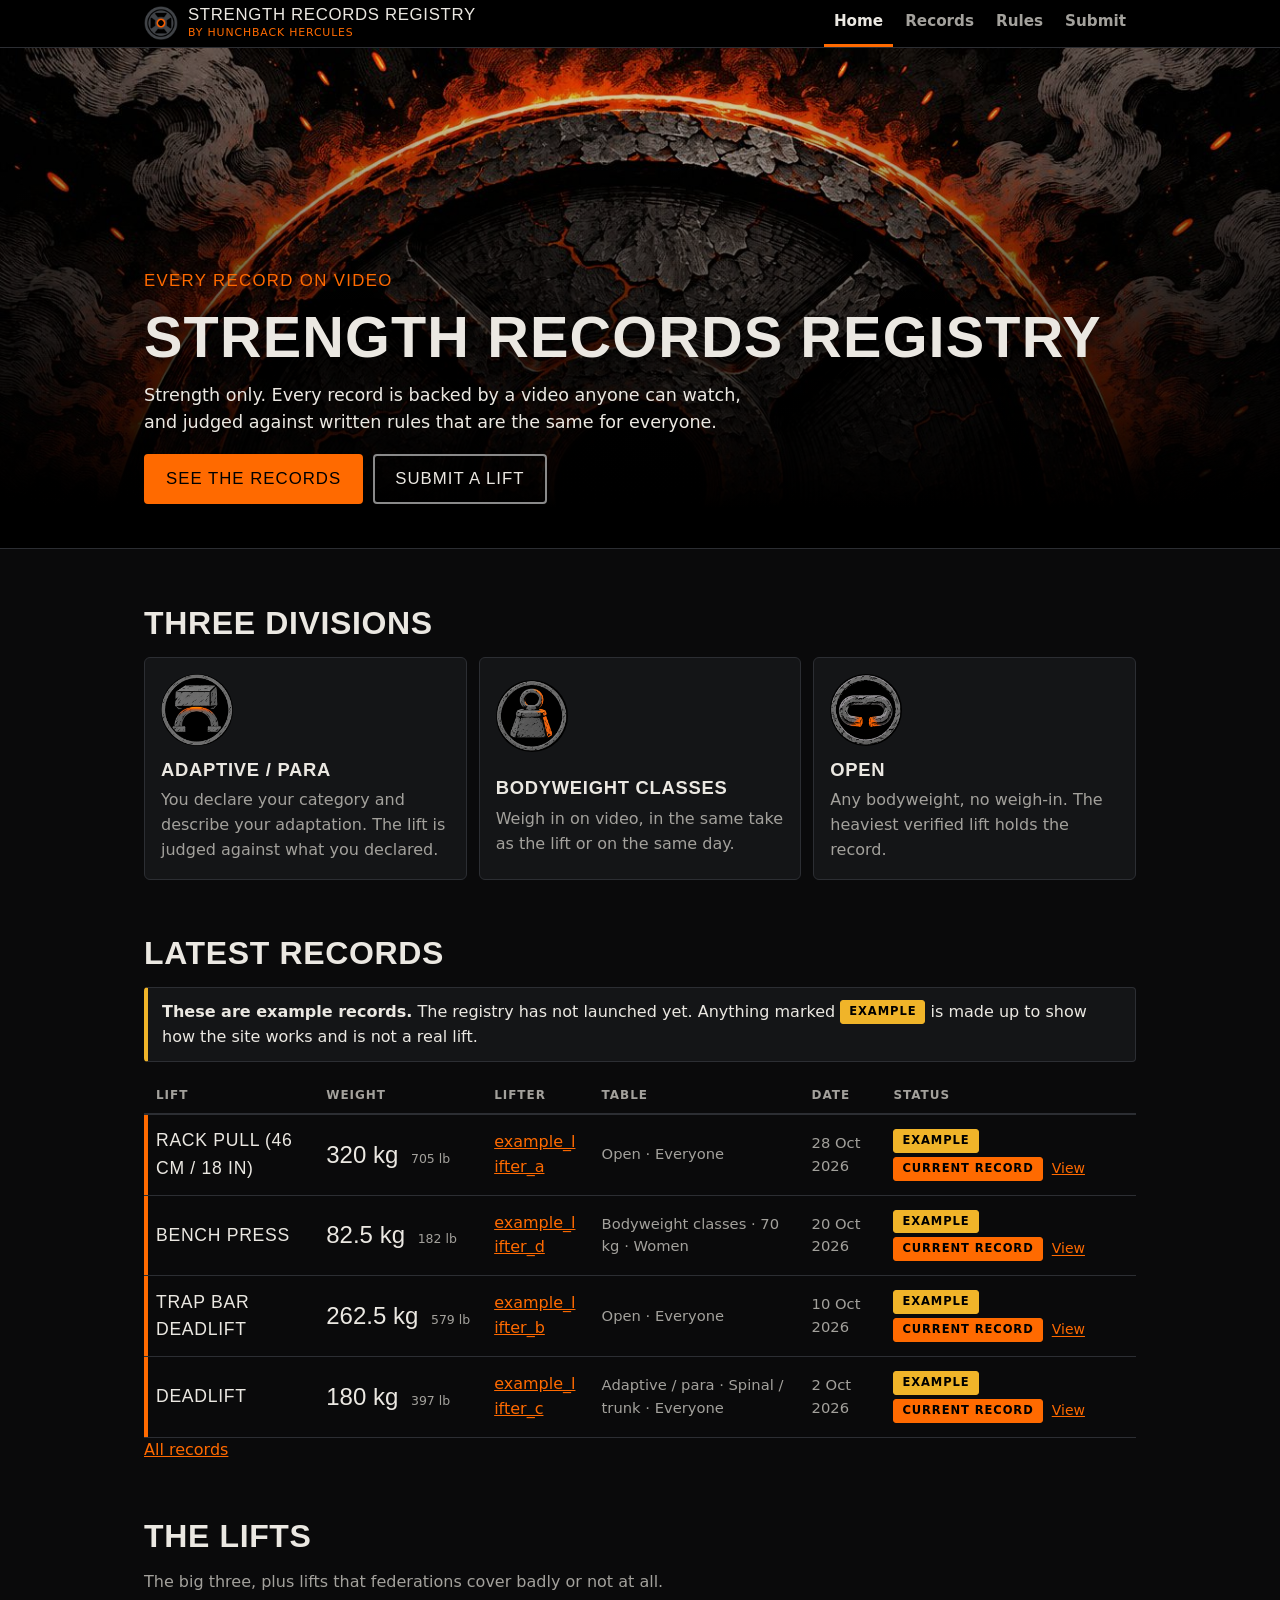
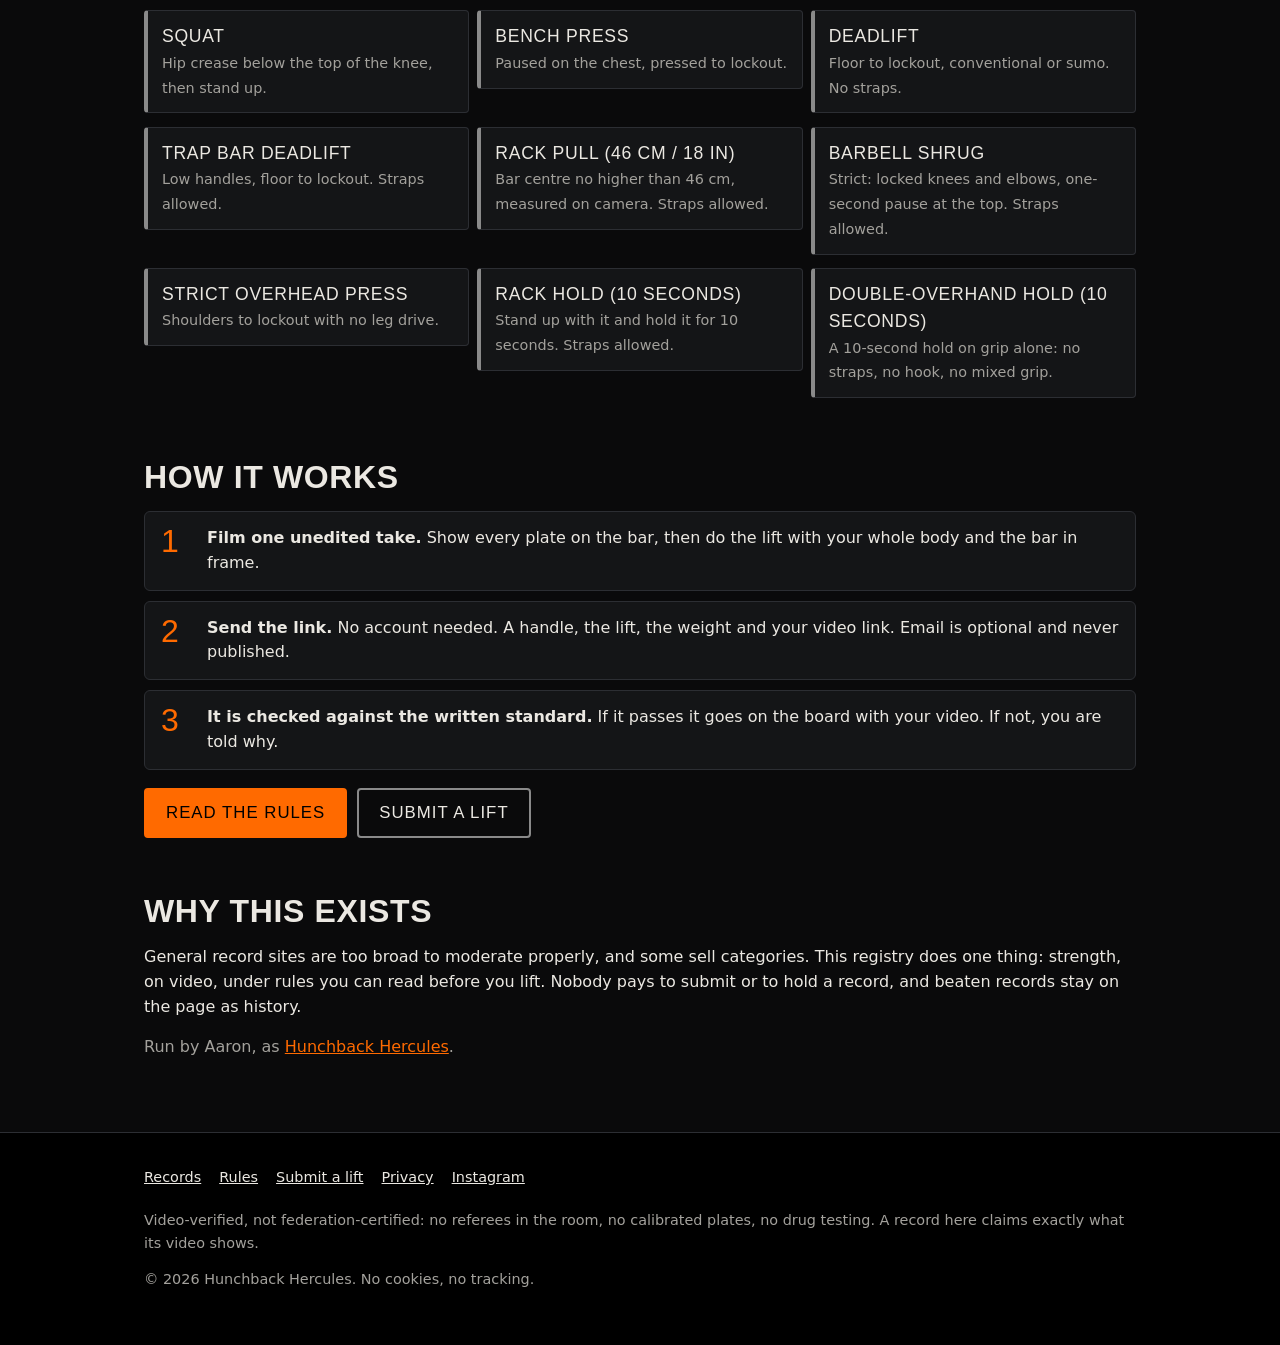
<file: index.html>
<!doctype html>
<html lang="en">
<head>
<meta charset="utf-8">
<meta name="viewport" content="width=device-width, initial-scale=1">
<title>Strength Records Registry</title>
<meta name="description" content="A strength records registry where every record is backed by video and the same rules apply to everyone. Adaptive, bodyweight-class and open divisions.">
<meta name="theme-color" content="#0a0a0b">
<meta property="og:type" content="website">
<meta property="og:site_name" content="Strength Records Registry">
<meta property="og:title" content="Strength Records Registry">
<meta property="og:description" content="A strength records registry where every record is backed by video and the same rules apply to everyone. Adaptive, bodyweight-class and open divisions.">
<meta property="og:url" content="https://tribbles69.github.io/strength-records/">
<meta property="og:image" content="https://tribbles69.github.io/strength-records/assets/img/share.jpg">
<meta property="og:image:width" content="1200">
<meta property="og:image:height" content="630">
<meta name="twitter:card" content="summary_large_image">
<link rel="icon" type="image/png" sizes="32x32" href="assets/img/favicon-32.png">
<link rel="icon" type="image/png" sizes="192x192" href="assets/img/icon-192.png">
<link rel="apple-touch-icon" href="assets/img/apple-touch-icon.png">
<link rel="manifest" href="site.webmanifest">
<link rel="stylesheet" href="assets/css/site.css">
</head>
<body data-page="home">
<a class="skip" href="#main">Skip to content</a>
<header class="site-header">
  <div class="wrap">
    <a class="brand" href="index.html">
      <img src="assets/img/icon-192.png" alt="" width="34" height="34">
      <span>Strength Records Registry<small>by Hunchback Hercules</small></span>
    </a>
    <nav class="nav" aria-label="Main">
      <a href="index.html" aria-current="page">Home</a>
      <a href="records.html">Records</a>
      <a href="rules.html">Rules</a>
      <a href="submit.html">Submit</a>
    </nav>
  </div>
</header>
<main id="main">
<section class="hero">
  <div class="wrap">
    <p class="tag">Every record on video</p>
    <h1>Strength Records Registry</h1>
    <p class="lede">Strength only. Every record is backed by a video anyone can watch, and judged against written rules that are the same for everyone.</p>
    <div class="btns">
      <a class="btn" href="records.html">See the records</a>
      <a class="btn ghost" href="submit.html">Submit a lift</a>
    </div>
  </div>
</section>
<div class="wrap">
  <h2>Three divisions</h2>
  <div class="grid three">
    <a class="card division" href="records.html?division=adaptive">
      <img src="assets/img/division-adaptive.png" alt="" width="72" height="72" loading="lazy">
      <div><h3>Adaptive / para</h3><p class="muted">You declare your category and describe your adaptation. The lift is judged against what you declared.</p></div>
    </a>
    <a class="card division" href="records.html?division=bodyweight">
      <img src="assets/img/division-bodyweight.png" alt="" width="72" height="72" loading="lazy">
      <div><h3>Bodyweight classes</h3><p class="muted">Weigh in on video, in the same take as the lift or on the same day.</p></div>
    </a>
    <a class="card division" href="records.html?division=open">
      <img src="assets/img/division-open.png" alt="" width="72" height="72" loading="lazy">
      <div><h3>Open</h3><p class="muted">Any bodyweight, no weigh-in. The heaviest verified lift holds the record.</p></div>
    </a>
  </div>

  <h2>Latest records</h2>
  <div id="latest"><p class="muted">Loading records…</p></div>
  <p><a href="records.html">All records</a></p>

  <h2>The lifts</h2>
  <p class="muted">The big three, plus lifts that federations cover badly or not at all.</p>
  <ul class="lift-list" id="lifts"></ul>

  <h2>How it works</h2>
  <ol class="steps">
    <li><strong>Film one unedited take.</strong> Show every plate on the bar, then do the lift with your whole body and the bar in frame.</li>
    <li><strong>Send the link.</strong> No account needed. A handle, the lift, the weight and your video link. Email is optional and never published.</li>
    <li><strong>It is checked against the written standard.</strong> If it passes it goes on the board with your video. If not, you are told why.</li>
  </ol>
  <div class="btns">
    <a class="btn" href="rules.html">Read the rules</a>
    <a class="btn ghost" href="submit.html">Submit a lift</a>
  </div>

  <h2>Why this exists</h2>
  <p>General record sites are too broad to moderate properly, and some sell categories. This registry does one thing: strength, on video, under rules you can read before you lift. Nobody pays to submit or to hold a record, and beaten records stay on the page as history.</p>
  <p class="muted">Run by Aaron, as <a href="https://www.instagram.com/hunchback_hercules/" rel="noopener noreferrer">Hunchback Hercules</a>.</p>
  <noscript><div class="notice"><p>This site needs JavaScript to show the records.</p></div></noscript>
</div>
</main>
<footer class="site-footer">
  <div class="wrap">
    <nav aria-label="Footer">
      <a href="records.html">Records</a>
      <a href="rules.html">Rules</a>
      <a href="submit.html">Submit a lift</a>
      <a href="privacy.html">Privacy</a>
      <a href="https://www.instagram.com/hunchback_hercules/" rel="noopener noreferrer">Instagram</a>
    </nav>
    <p>Video-verified, not federation-certified: no referees in the room, no calibrated plates, no drug testing. A record here claims exactly what its video shows.</p>
    <p>&copy; <span id="year">2026</span> Hunchback Hercules. No cookies, no tracking.</p>
  </div>
</footer>
<script src="assets/js/config.js"></script>
<script src="assets/js/site.js"></script>
</body>
</html>
</file>
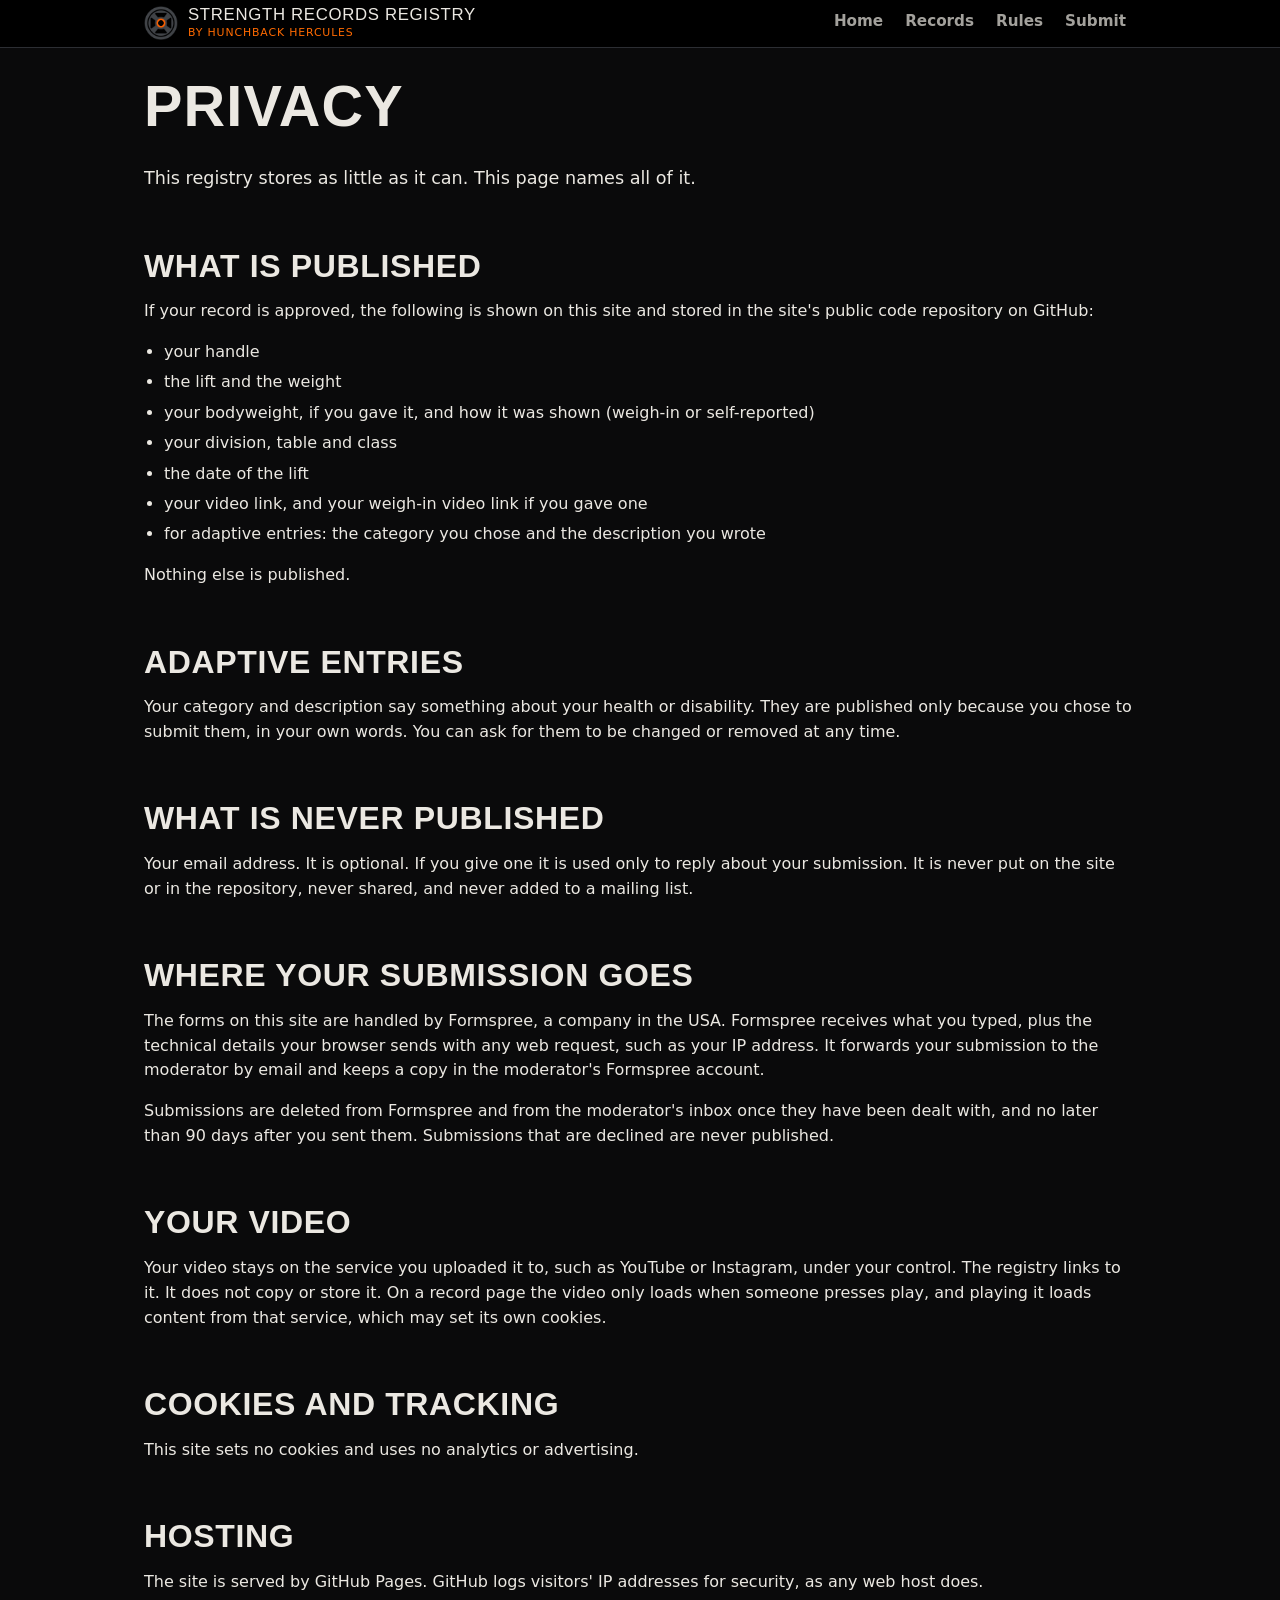
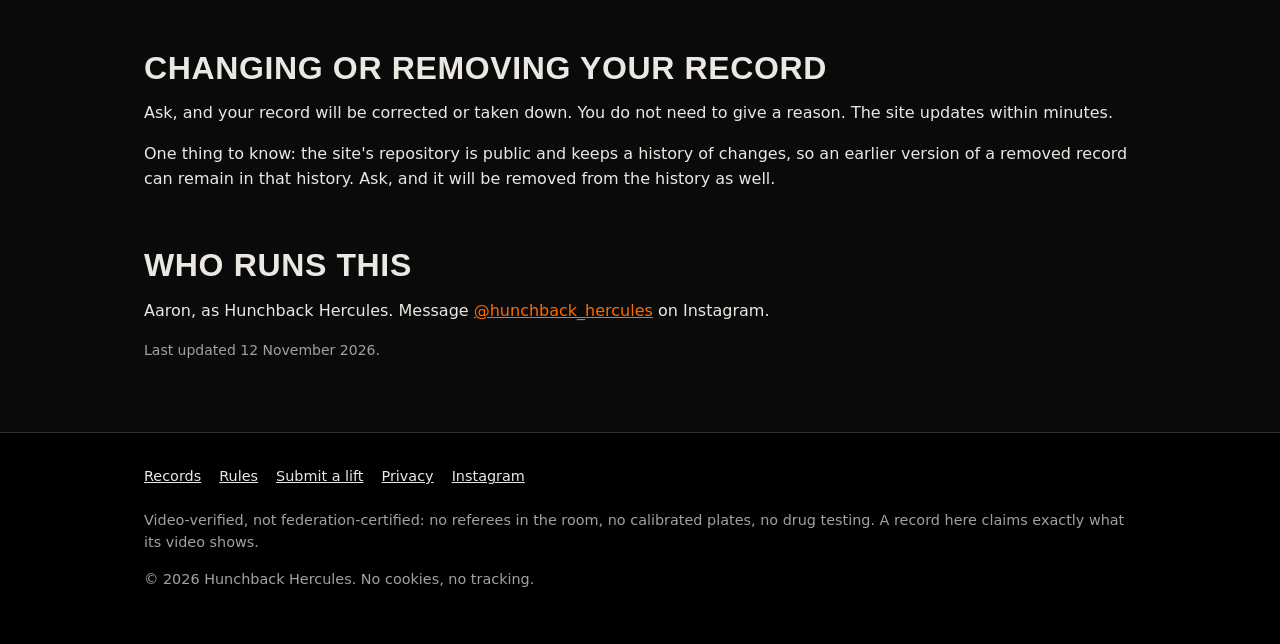
<file: privacy.html>
<!doctype html>
<html lang="en">
<head>
<meta charset="utf-8">
<meta name="viewport" content="width=device-width, initial-scale=1">
<title>Privacy | Strength Records Registry</title>
<meta name="description" content="Exactly what the Strength Records Registry stores, what it publishes, and how to have a record changed or removed.">
<meta name="theme-color" content="#0a0a0b">
<meta property="og:type" content="website">
<meta property="og:site_name" content="Strength Records Registry">
<meta property="og:title" content="Privacy | Strength Records Registry">
<meta property="og:description" content="Exactly what the Strength Records Registry stores, what it publishes, and how to have a record changed or removed.">
<meta property="og:url" content="https://tribbles69.github.io/strength-records/privacy.html">
<meta property="og:image" content="https://tribbles69.github.io/strength-records/assets/img/share.jpg">
<meta property="og:image:width" content="1200">
<meta property="og:image:height" content="630">
<meta name="twitter:card" content="summary_large_image">
<link rel="icon" type="image/png" sizes="32x32" href="assets/img/favicon-32.png">
<link rel="icon" type="image/png" sizes="192x192" href="assets/img/icon-192.png">
<link rel="apple-touch-icon" href="assets/img/apple-touch-icon.png">
<link rel="manifest" href="site.webmanifest">
<link rel="stylesheet" href="assets/css/site.css">
</head>
<body data-page="privacy">
<a class="skip" href="#main">Skip to content</a>
<header class="site-header">
  <div class="wrap">
    <a class="brand" href="index.html">
      <img src="assets/img/icon-192.png" alt="" width="34" height="34">
      <span>Strength Records Registry<small>by Hunchback Hercules</small></span>
    </a>
    <nav class="nav" aria-label="Main">
      <a href="index.html">Home</a>
      <a href="records.html">Records</a>
      <a href="rules.html">Rules</a>
      <a href="submit.html">Submit</a>
    </nav>
  </div>
</header>
<main id="main">
<div class="wrap">
  <h1>Privacy</h1>
  <p class="lede">This registry stores as little as it can. This page names all of it.</p>

  <h2>What is published</h2>
  <p>If your record is approved, the following is shown on this site and stored in the site's public code repository on GitHub:</p>
  <ul>
    <li>your handle</li>
    <li>the lift and the weight</li>
    <li>your bodyweight, if you gave it, and how it was shown (weigh-in or self-reported)</li>
    <li>your division, table and class</li>
    <li>the date of the lift</li>
    <li>your video link, and your weigh-in video link if you gave one</li>
    <li>for adaptive entries: the category you chose and the description you wrote</li>
  </ul>
  <p>Nothing else is published.</p>

  <h2>Adaptive entries</h2>
  <p>Your category and description say something about your health or disability. They are published only because you chose to submit them, in your own words. You can ask for them to be changed or removed at any time.</p>

  <h2>What is never published</h2>
  <p>Your email address. It is optional. If you give one it is used only to reply about your submission. It is never put on the site or in the repository, never shared, and never added to a mailing list.</p>

  <h2>Where your submission goes</h2>
  <p>The forms on this site are handled by Formspree, a company in the USA. Formspree receives what you typed, plus the technical details your browser sends with any web request, such as your IP address. It forwards your submission to the moderator by email and keeps a copy in the moderator's Formspree account.</p>
  <p>Submissions are deleted from Formspree and from the moderator's inbox once they have been dealt with, and no later than 90 days after you sent them. Submissions that are declined are never published.</p>

  <h2>Your video</h2>
  <p>Your video stays on the service you uploaded it to, such as YouTube or Instagram, under your control. The registry links to it. It does not copy or store it. On a record page the video only loads when someone presses play, and playing it loads content from that service, which may set its own cookies.</p>

  <h2>Cookies and tracking</h2>
  <p>This site sets no cookies and uses no analytics or advertising.</p>

  <h2>Hosting</h2>
  <p>The site is served by GitHub Pages. GitHub logs visitors' IP addresses for security, as any web host does.</p>

  <h2>Changing or removing your record</h2>
  <p>Ask, and your record will be corrected or taken down. You do not need to give a reason. The site updates within minutes.</p>
  <p>One thing to know: the site's repository is public and keeps a history of changes, so an earlier version of a removed record can remain in that history. Ask, and it will be removed from the history as well.</p>

  <h2>Who runs this</h2>
  <p>Aaron, as Hunchback Hercules. <span data-contact>Message <a href="https://www.instagram.com/hunchback_hercules/" rel="noopener noreferrer">@hunchback_hercules</a> on Instagram.</span></p>
  <p class="muted small">Last updated 12 November 2026.</p>
</div>
</main>
<footer class="site-footer">
  <div class="wrap">
    <nav aria-label="Footer">
      <a href="records.html">Records</a>
      <a href="rules.html">Rules</a>
      <a href="submit.html">Submit a lift</a>
      <a href="privacy.html">Privacy</a>
      <a href="https://www.instagram.com/hunchback_hercules/" rel="noopener noreferrer">Instagram</a>
    </nav>
    <p>Video-verified, not federation-certified: no referees in the room, no calibrated plates, no drug testing. A record here claims exactly what its video shows.</p>
    <p>&copy; <span id="year">2026</span> Hunchback Hercules. No cookies, no tracking.</p>
  </div>
</footer>
<script src="assets/js/config.js"></script>
<script src="assets/js/site.js"></script>
</body>
</html>
</file>
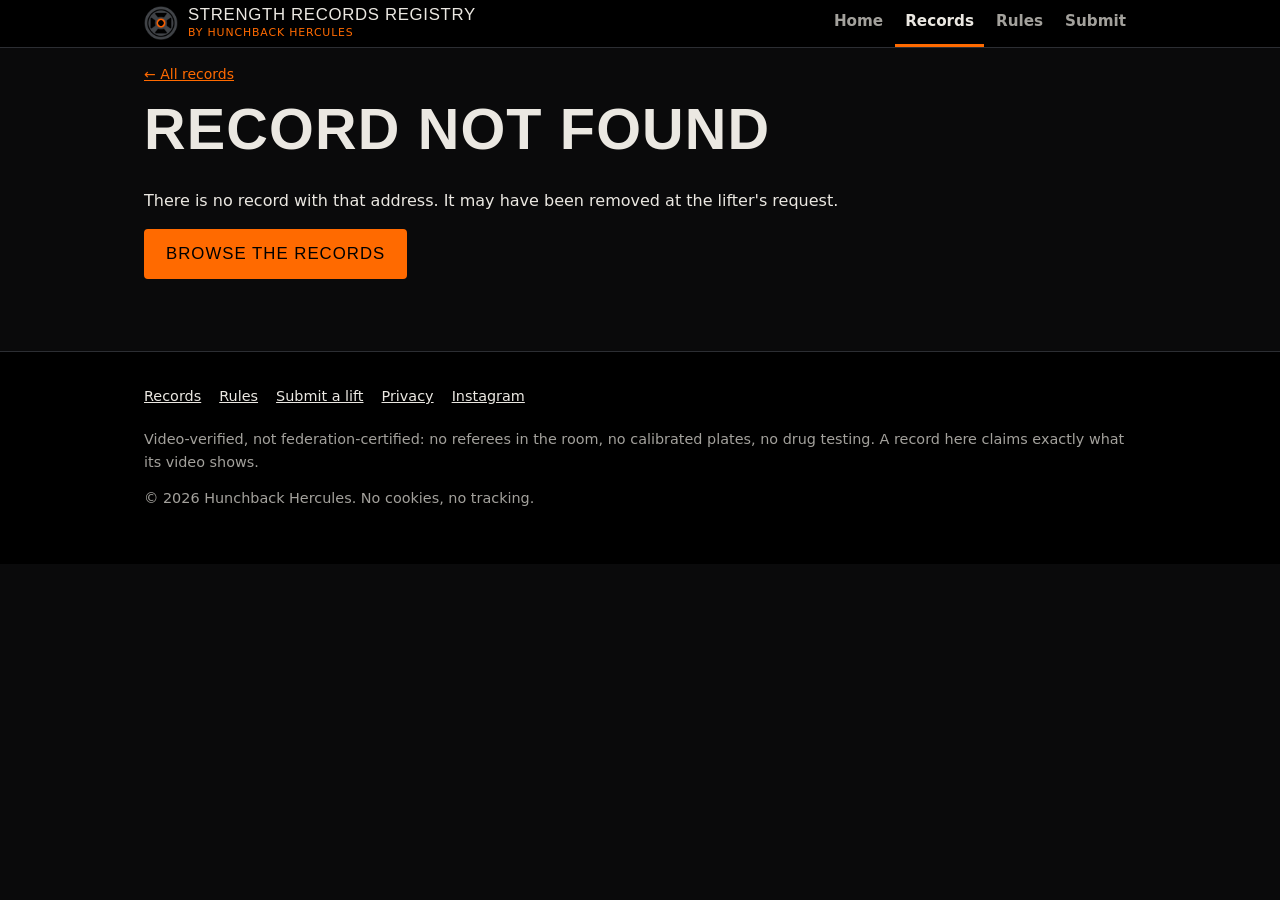
<file: record.html>
<!doctype html>
<html lang="en">
<head>
<meta charset="utf-8">
<meta name="viewport" content="width=device-width, initial-scale=1">
<title>Record | Strength Records Registry</title>
<meta name="description" content="A video-verified strength record, with its video and the history of the record.">
<meta name="theme-color" content="#0a0a0b">
<meta property="og:type" content="website">
<meta property="og:site_name" content="Strength Records Registry">
<meta property="og:title" content="Record | Strength Records Registry">
<meta property="og:description" content="A video-verified strength record, with its video and the history of the record.">
<meta property="og:url" content="https://tribbles69.github.io/strength-records/record.html">
<meta property="og:image" content="https://tribbles69.github.io/strength-records/assets/img/share.jpg">
<meta property="og:image:width" content="1200">
<meta property="og:image:height" content="630">
<meta name="twitter:card" content="summary_large_image">
<link rel="icon" type="image/png" sizes="32x32" href="assets/img/favicon-32.png">
<link rel="icon" type="image/png" sizes="192x192" href="assets/img/icon-192.png">
<link rel="apple-touch-icon" href="assets/img/apple-touch-icon.png">
<link rel="manifest" href="site.webmanifest">
<link rel="stylesheet" href="assets/css/site.css">
</head>
<body data-page="record">
<a class="skip" href="#main">Skip to content</a>
<header class="site-header">
  <div class="wrap">
    <a class="brand" href="index.html">
      <img src="assets/img/icon-192.png" alt="" width="34" height="34">
      <span>Strength Records Registry<small>by Hunchback Hercules</small></span>
    </a>
    <nav class="nav" aria-label="Main">
      <a href="index.html">Home</a>
      <a href="records.html" aria-current="page">Records</a>
      <a href="rules.html">Rules</a>
      <a href="submit.html">Submit</a>
    </nav>
  </div>
</header>
<main id="main">
<div class="wrap">
  <p class="small" style="margin-top:16px"><a href="records.html">&larr; All records</a></p>
  <div id="record"><p class="muted">Loading record…</p></div>
  <noscript><div class="notice"><p>This page needs JavaScript to show the record.</p></div></noscript>
</div>
</main>
<footer class="site-footer">
  <div class="wrap">
    <nav aria-label="Footer">
      <a href="records.html">Records</a>
      <a href="rules.html">Rules</a>
      <a href="submit.html">Submit a lift</a>
      <a href="privacy.html">Privacy</a>
      <a href="https://www.instagram.com/hunchback_hercules/" rel="noopener noreferrer">Instagram</a>
    </nav>
    <p>Video-verified, not federation-certified: no referees in the room, no calibrated plates, no drug testing. A record here claims exactly what its video shows.</p>
    <p>&copy; <span id="year">2026</span> Hunchback Hercules. No cookies, no tracking.</p>
  </div>
</footer>
<script src="assets/js/config.js"></script>
<script src="assets/js/site.js"></script>
</body>
</html>
</file>
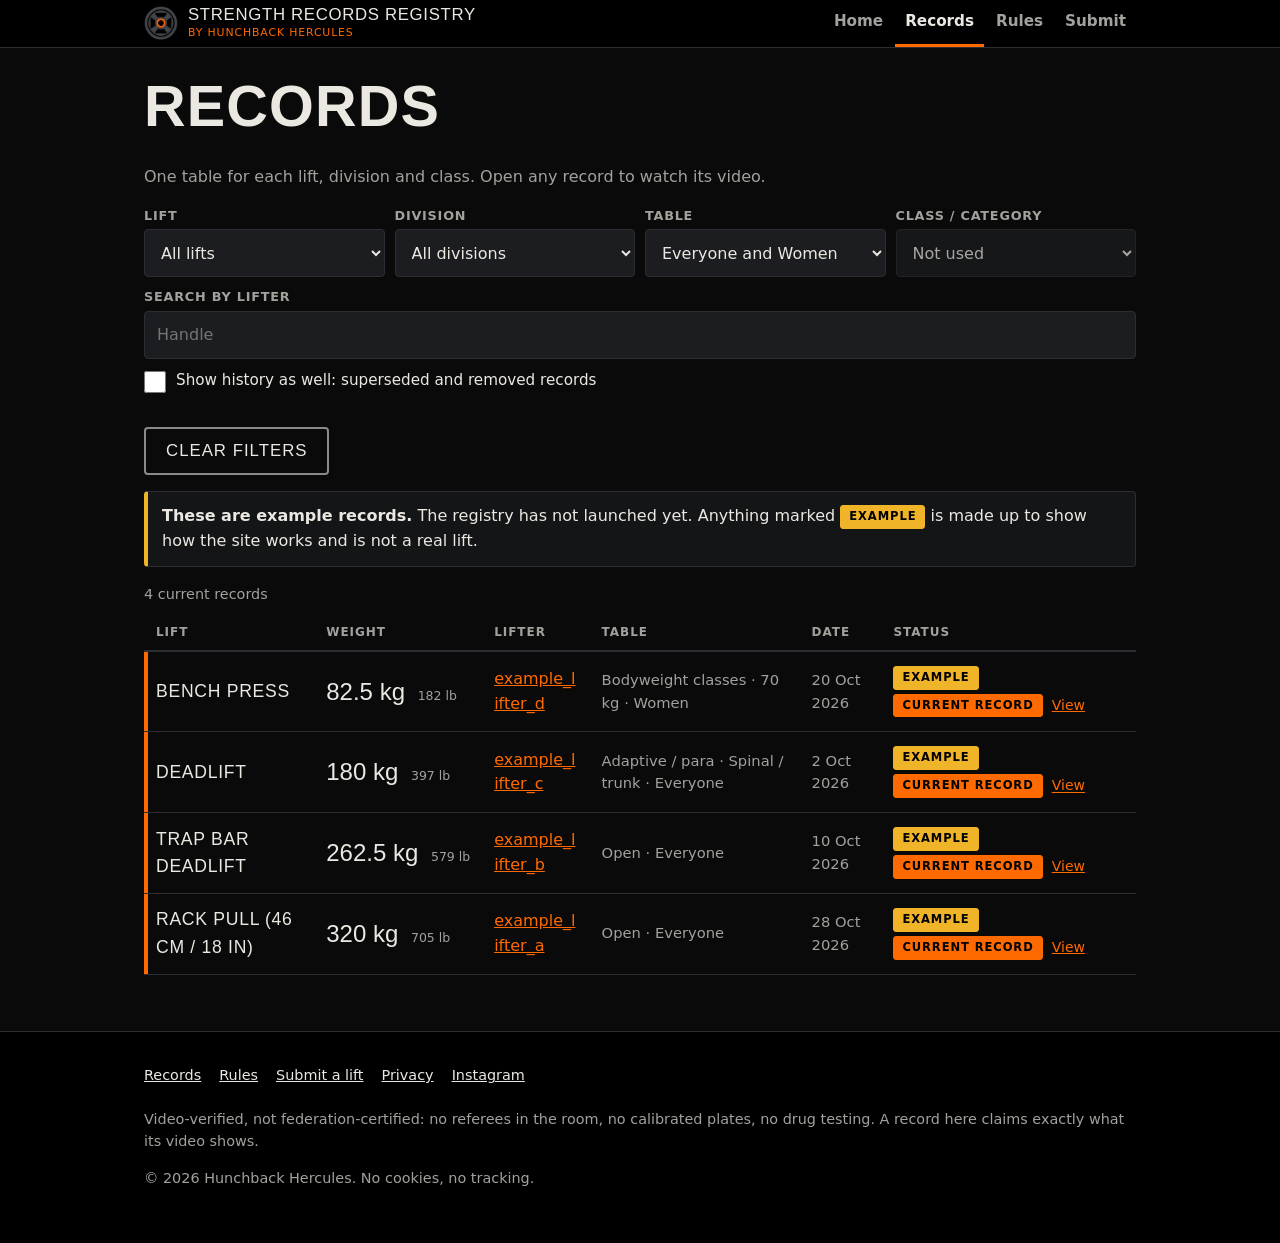
<file: records.html>
<!doctype html>
<html lang="en">
<head>
<meta charset="utf-8">
<meta name="viewport" content="width=device-width, initial-scale=1">
<title>Records | Strength Records Registry</title>
<meta name="description" content="Browse video-verified strength records by lift, division, bodyweight class and adaptive category, with the history of each record.">
<meta name="theme-color" content="#0a0a0b">
<meta property="og:type" content="website">
<meta property="og:site_name" content="Strength Records Registry">
<meta property="og:title" content="Records | Strength Records Registry">
<meta property="og:description" content="Browse video-verified strength records by lift, division, bodyweight class and adaptive category, with the history of each record.">
<meta property="og:url" content="https://tribbles69.github.io/strength-records/records.html">
<meta property="og:image" content="https://tribbles69.github.io/strength-records/assets/img/share.jpg">
<meta property="og:image:width" content="1200">
<meta property="og:image:height" content="630">
<meta name="twitter:card" content="summary_large_image">
<link rel="icon" type="image/png" sizes="32x32" href="assets/img/favicon-32.png">
<link rel="icon" type="image/png" sizes="192x192" href="assets/img/icon-192.png">
<link rel="apple-touch-icon" href="assets/img/apple-touch-icon.png">
<link rel="manifest" href="site.webmanifest">
<link rel="stylesheet" href="assets/css/site.css">
</head>
<body data-page="records">
<a class="skip" href="#main">Skip to content</a>
<header class="site-header">
  <div class="wrap">
    <a class="brand" href="index.html">
      <img src="assets/img/icon-192.png" alt="" width="34" height="34">
      <span>Strength Records Registry<small>by Hunchback Hercules</small></span>
    </a>
    <nav class="nav" aria-label="Main">
      <a href="index.html">Home</a>
      <a href="records.html" aria-current="page">Records</a>
      <a href="rules.html">Rules</a>
      <a href="submit.html">Submit</a>
    </nav>
  </div>
</header>
<main id="main">
<div class="wrap">
  <h1>Records</h1>
  <p class="muted">One table for each lift, division and class. Open any record to watch its video.</p>
  <form class="filters" id="filters" onsubmit="return false">
    <div><label for="f-lift">Lift</label><select id="f-lift"><option value="">All lifts</option></select></div>
    <div><label for="f-division">Division</label><select id="f-division"><option value="">All divisions</option></select></div>
    <div><label for="f-group">Table</label><select id="f-group"><option value="">Everyone and Women</option></select></div>
    <div><label for="f-sub" id="f-sub-label">Class / category</label><select id="f-sub" disabled><option value="">Not used</option></select></div>
    <div class="wide"><label for="f-q">Search by lifter</label><input type="search" id="f-q" placeholder="Handle" autocomplete="off" autocapitalize="none" spellcheck="false"></div>
    <label class="check wide"><input type="checkbox" id="f-history"> <span>Show history as well: superseded and removed records</span></label>
    <div class="wide"><button type="button" class="btn ghost" id="f-reset">Clear filters</button></div>
  </form>
  <div id="results"><p class="muted">Loading records…</p></div>
  <noscript><div class="notice"><p>This page needs JavaScript to show the records.</p></div></noscript>
</div>
</main>
<footer class="site-footer">
  <div class="wrap">
    <nav aria-label="Footer">
      <a href="records.html">Records</a>
      <a href="rules.html">Rules</a>
      <a href="submit.html">Submit a lift</a>
      <a href="privacy.html">Privacy</a>
      <a href="https://www.instagram.com/hunchback_hercules/" rel="noopener noreferrer">Instagram</a>
    </nav>
    <p>Video-verified, not federation-certified: no referees in the room, no calibrated plates, no drug testing. A record here claims exactly what its video shows.</p>
    <p>&copy; <span id="year">2026</span> Hunchback Hercules. No cookies, no tracking.</p>
  </div>
</footer>
<script src="assets/js/config.js"></script>
<script src="assets/js/site.js"></script>
</body>
</html>
</file>
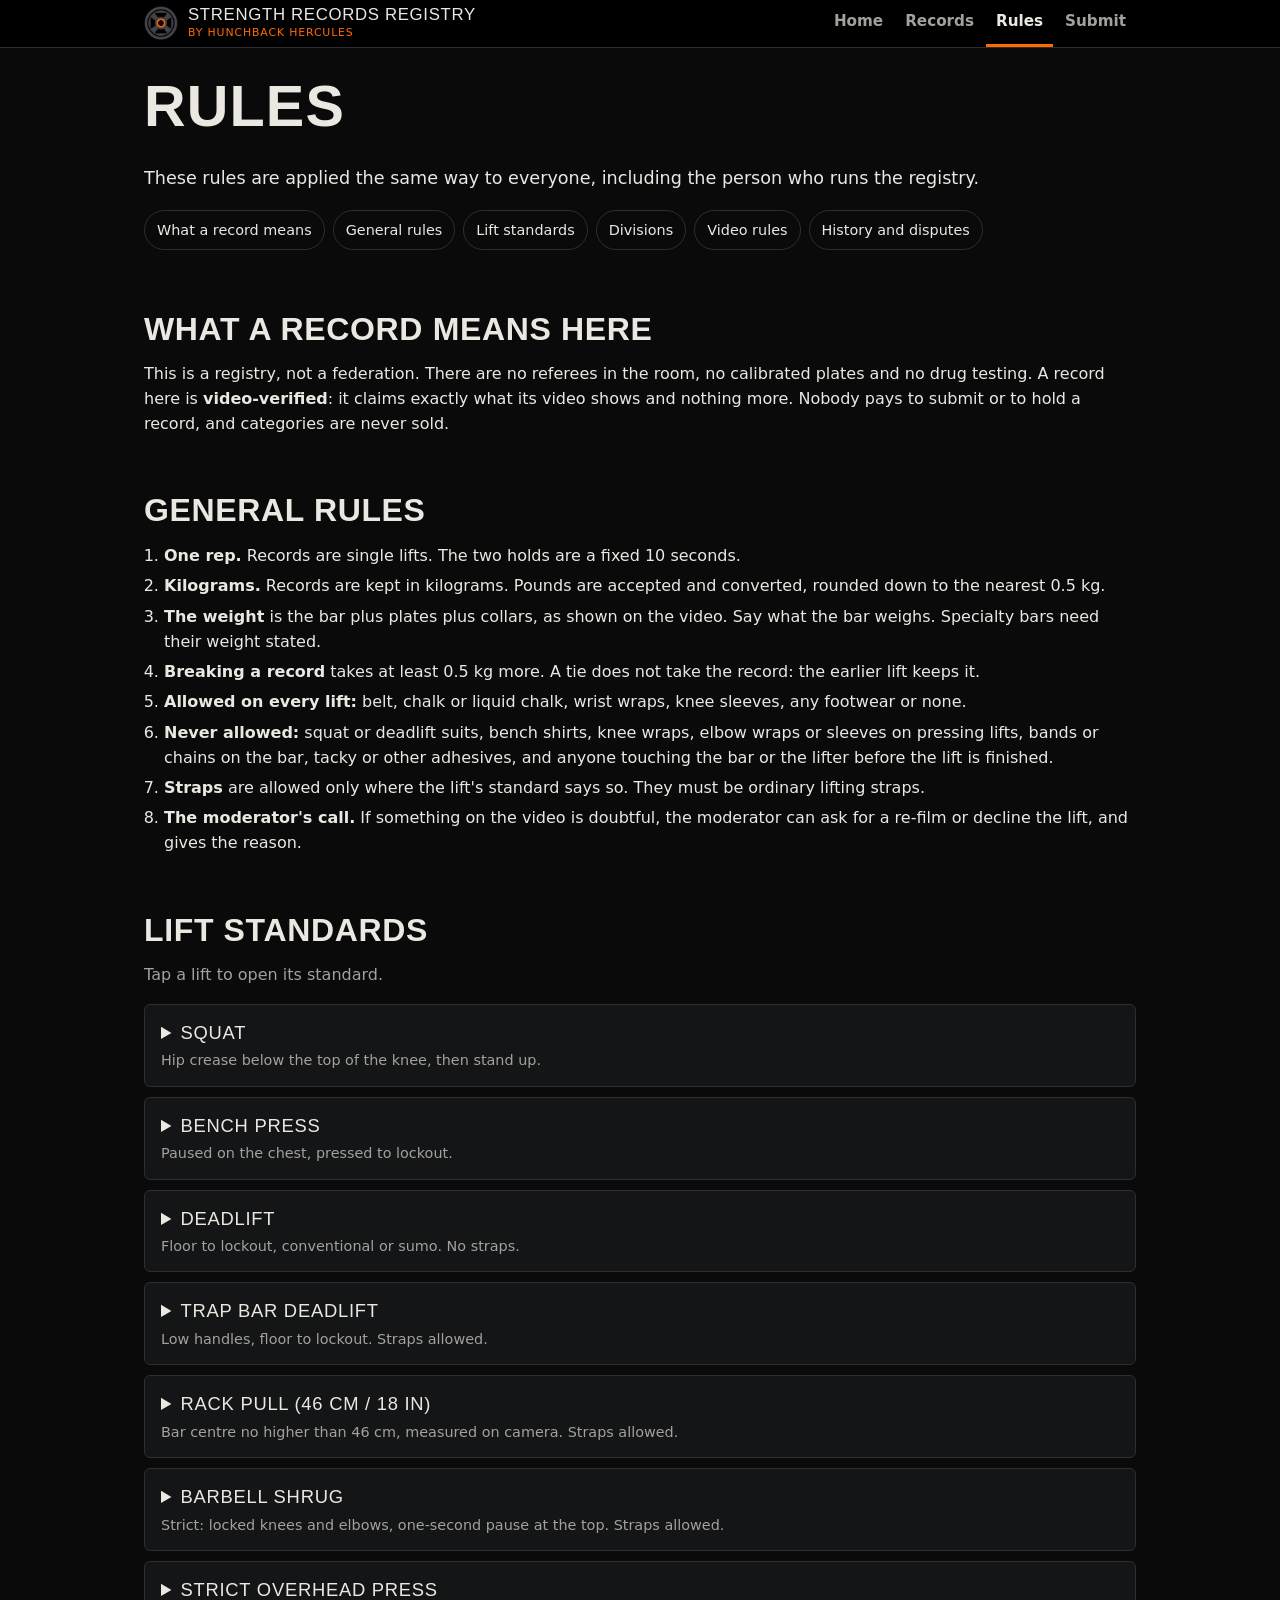
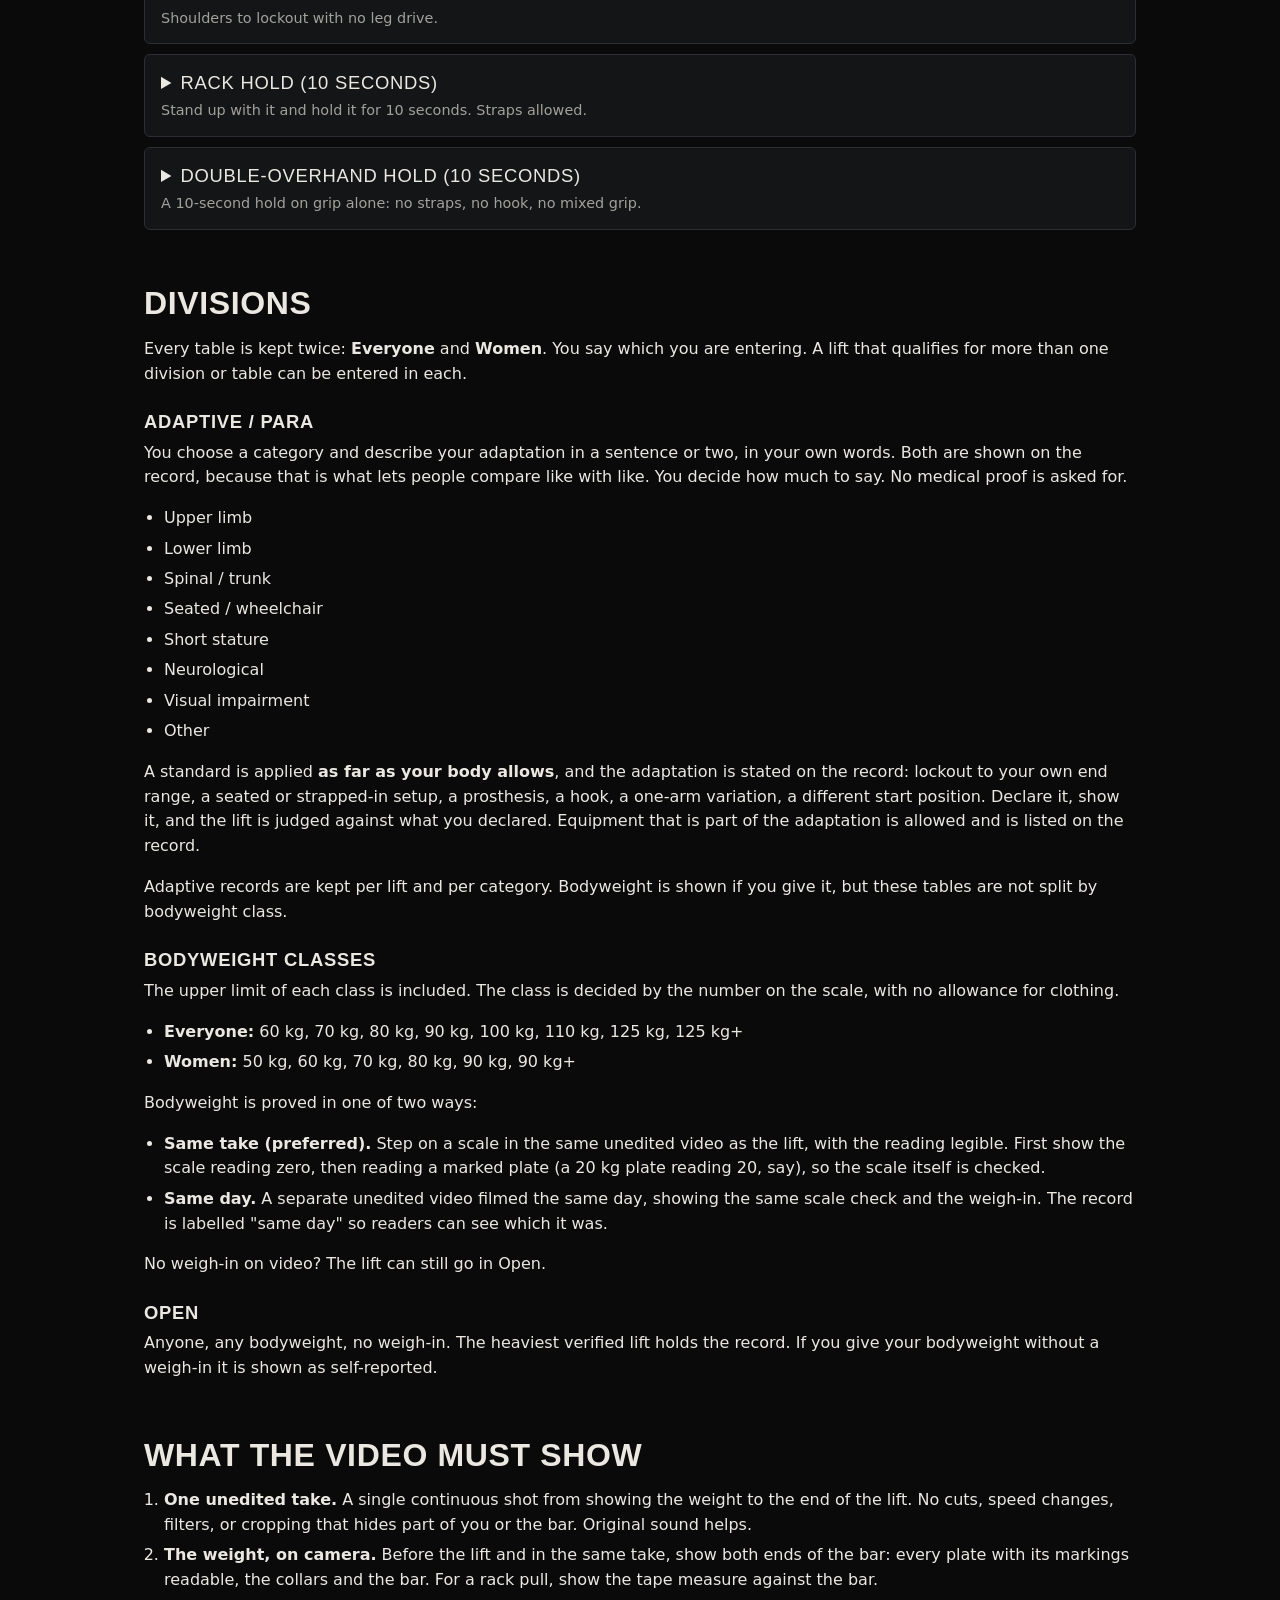
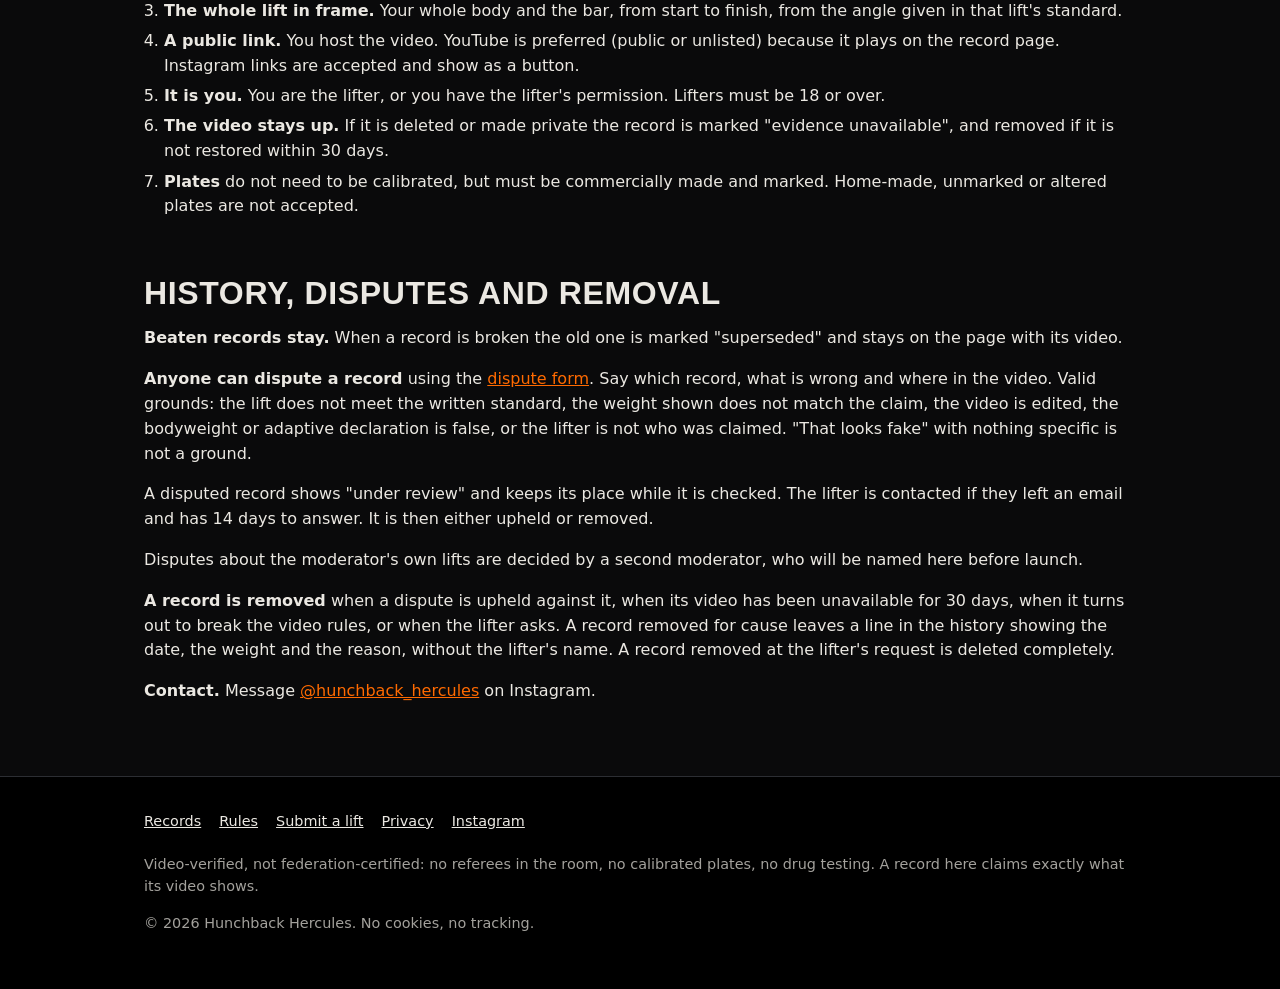
<file: rules.html>
<!doctype html>
<html lang="en">
<head>
<meta charset="utf-8">
<meta name="viewport" content="width=device-width, initial-scale=1">
<title>Rules | Strength Records Registry</title>
<meta name="description" content="The rules of the Strength Records Registry: the standard for every lift, the divisions, what the video must show, and how records are disputed.">
<meta name="theme-color" content="#0a0a0b">
<meta property="og:type" content="website">
<meta property="og:site_name" content="Strength Records Registry">
<meta property="og:title" content="Rules | Strength Records Registry">
<meta property="og:description" content="The rules of the Strength Records Registry: the standard for every lift, the divisions, what the video must show, and how records are disputed.">
<meta property="og:url" content="https://tribbles69.github.io/strength-records/rules.html">
<meta property="og:image" content="https://tribbles69.github.io/strength-records/assets/img/share.jpg">
<meta property="og:image:width" content="1200">
<meta property="og:image:height" content="630">
<meta name="twitter:card" content="summary_large_image">
<link rel="icon" type="image/png" sizes="32x32" href="assets/img/favicon-32.png">
<link rel="icon" type="image/png" sizes="192x192" href="assets/img/icon-192.png">
<link rel="apple-touch-icon" href="assets/img/apple-touch-icon.png">
<link rel="manifest" href="site.webmanifest">
<link rel="stylesheet" href="assets/css/site.css">
</head>
<body data-page="rules">
<a class="skip" href="#main">Skip to content</a>
<header class="site-header">
  <div class="wrap">
    <a class="brand" href="index.html">
      <img src="assets/img/icon-192.png" alt="" width="34" height="34">
      <span>Strength Records Registry<small>by Hunchback Hercules</small></span>
    </a>
    <nav class="nav" aria-label="Main">
      <a href="index.html">Home</a>
      <a href="records.html">Records</a>
      <a href="rules.html" aria-current="page">Rules</a>
      <a href="submit.html">Submit</a>
    </nav>
  </div>
</header>
<main id="main">
<div class="wrap">
  <h1>Rules</h1>
  <p class="lede">These rules are applied the same way to everyone, including the person who runs the registry.</p>
  <ul class="toc">
    <li><a href="#what">What a record means</a></li>
    <li><a href="#general">General rules</a></li>
    <li><a href="#lifts">Lift standards</a></li>
    <li><a href="#divisions">Divisions</a></li>
    <li><a href="#evidence">Video rules</a></li>
    <li><a href="#history">History and disputes</a></li>
  </ul>

  <h2 id="what">What a record means here</h2>
  <p>This is a registry, not a federation. There are no referees in the room, no calibrated plates and no drug testing. A record here is <strong>video-verified</strong>: it claims exactly what its video shows and nothing more. Nobody pays to submit or to hold a record, and categories are never sold.</p>

  <h2 id="general">General rules</h2>
  <ol>
    <li><strong>One rep.</strong> Records are single lifts. The two holds are a fixed 10 seconds.</li>
    <li><strong>Kilograms.</strong> Records are kept in kilograms. Pounds are accepted and converted, rounded down to the nearest 0.5 kg.</li>
    <li><strong>The weight</strong> is the bar plus plates plus collars, as shown on the video. Say what the bar weighs. Specialty bars need their weight stated.</li>
    <li><strong>Breaking a record</strong> takes at least 0.5 kg more. A tie does not take the record: the earlier lift keeps it.</li>
    <li><strong>Allowed on every lift:</strong> belt, chalk or liquid chalk, wrist wraps, knee sleeves, any footwear or none.</li>
    <li><strong>Never allowed:</strong> squat or deadlift suits, bench shirts, knee wraps, elbow wraps or sleeves on pressing lifts, bands or chains on the bar, tacky or other adhesives, and anyone touching the bar or the lifter before the lift is finished.</li>
    <li><strong>Straps</strong> are allowed only where the lift's standard says so. They must be ordinary lifting straps.</li>
    <li><strong>The moderator's call.</strong> If something on the video is doubtful, the moderator can ask for a re-film or decline the lift, and gives the reason.</li>
  </ol>

  <h2 id="lifts">Lift standards</h2>
  <p class="muted">Tap a lift to open its standard.</p>
  <div id="standards"><p class="muted">Loading the standards…</p></div>
  <noscript><div class="notice"><p>The lift standards need JavaScript to display.</p></div></noscript>

  <h2 id="divisions">Divisions</h2>
  <p>Every table is kept twice: <strong>Everyone</strong> and <strong>Women</strong>. You say which you are entering. A lift that qualifies for more than one division or table can be entered in each.</p>

  <h3>Adaptive / para</h3>
  <p>You choose a category and describe your adaptation in a sentence or two, in your own words. Both are shown on the record, because that is what lets people compare like with like. You decide how much to say. No medical proof is asked for.</p>
  <ul id="categories"></ul>
  <p>A standard is applied <strong>as far as your body allows</strong>, and the adaptation is stated on the record: lockout to your own end range, a seated or strapped-in setup, a prosthesis, a hook, a one-arm variation, a different start position. Declare it, show it, and the lift is judged against what you declared. Equipment that is part of the adaptation is allowed and is listed on the record.</p>
  <p>Adaptive records are kept per lift and per category. Bodyweight is shown if you give it, but these tables are not split by bodyweight class.</p>

  <h3>Bodyweight classes</h3>
  <p>The upper limit of each class is included. The class is decided by the number on the scale, with no allowance for clothing.</p>
  <ul id="classes"></ul>
  <p>Bodyweight is proved in one of two ways:</p>
  <ul>
    <li><strong>Same take (preferred).</strong> Step on a scale in the same unedited video as the lift, with the reading legible. First show the scale reading zero, then reading a marked plate (a 20 kg plate reading 20, say), so the scale itself is checked.</li>
    <li><strong>Same day.</strong> A separate unedited video filmed the same day, showing the same scale check and the weigh-in. The record is labelled "same day" so readers can see which it was.</li>
  </ul>
  <p>No weigh-in on video? The lift can still go in Open.</p>

  <h3>Open</h3>
  <p>Anyone, any bodyweight, no weigh-in. The heaviest verified lift holds the record. If you give your bodyweight without a weigh-in it is shown as self-reported.</p>

  <h2 id="evidence">What the video must show</h2>
  <ol>
    <li><strong>One unedited take.</strong> A single continuous shot from showing the weight to the end of the lift. No cuts, speed changes, filters, or cropping that hides part of you or the bar. Original sound helps.</li>
    <li><strong>The weight, on camera.</strong> Before the lift and in the same take, show both ends of the bar: every plate with its markings readable, the collars and the bar. For a rack pull, show the tape measure against the bar.</li>
    <li><strong>The whole lift in frame.</strong> Your whole body and the bar, from start to finish, from the angle given in that lift's standard.</li>
    <li><strong>A public link.</strong> You host the video. YouTube is preferred (public or unlisted) because it plays on the record page. Instagram links are accepted and show as a button.</li>
    <li><strong>It is you.</strong> You are the lifter, or you have the lifter's permission. Lifters must be 18 or over.</li>
    <li><strong>The video stays up.</strong> If it is deleted or made private the record is marked "evidence unavailable", and removed if it is not restored within 30 days.</li>
    <li><strong>Plates</strong> do not need to be calibrated, but must be commercially made and marked. Home-made, unmarked or altered plates are not accepted.</li>
  </ol>

  <h2 id="history">History, disputes and removal</h2>
  <p><strong>Beaten records stay.</strong> When a record is broken the old one is marked "superseded" and stays on the page with its video.</p>
  <p><strong>Anyone can dispute a record</strong> using the <a href="submit.html#dispute">dispute form</a>. Say which record, what is wrong and where in the video. Valid grounds: the lift does not meet the written standard, the weight shown does not match the claim, the video is edited, the bodyweight or adaptive declaration is false, or the lifter is not who was claimed. "That looks fake" with nothing specific is not a ground.</p>
  <p>A disputed record shows "under review" and keeps its place while it is checked. The lifter is contacted if they left an email and has 14 days to answer. It is then either upheld or removed.</p>
  <p>Disputes about the moderator's own lifts are decided by <span data-second-moderator>a second moderator, who will be named here before launch</span>.</p>
  <p><strong>A record is removed</strong> when a dispute is upheld against it, when its video has been unavailable for 30 days, when it turns out to break the video rules, or when the lifter asks. A record removed for cause leaves a line in the history showing the date, the weight and the reason, without the lifter's name. A record removed at the lifter's request is deleted completely.</p>
  <p><strong>Contact.</strong> <span data-contact>Message <a href="https://www.instagram.com/hunchback_hercules/" rel="noopener noreferrer">@hunchback_hercules</a> on Instagram.</span></p>
</div>
</main>
<footer class="site-footer">
  <div class="wrap">
    <nav aria-label="Footer">
      <a href="records.html">Records</a>
      <a href="rules.html">Rules</a>
      <a href="submit.html">Submit a lift</a>
      <a href="privacy.html">Privacy</a>
      <a href="https://www.instagram.com/hunchback_hercules/" rel="noopener noreferrer">Instagram</a>
    </nav>
    <p>Video-verified, not federation-certified: no referees in the room, no calibrated plates, no drug testing. A record here claims exactly what its video shows.</p>
    <p>&copy; <span id="year">2026</span> Hunchback Hercules. No cookies, no tracking.</p>
  </div>
</footer>
<script src="assets/js/config.js"></script>
<script src="assets/js/site.js"></script>
</body>
</html>
</file>
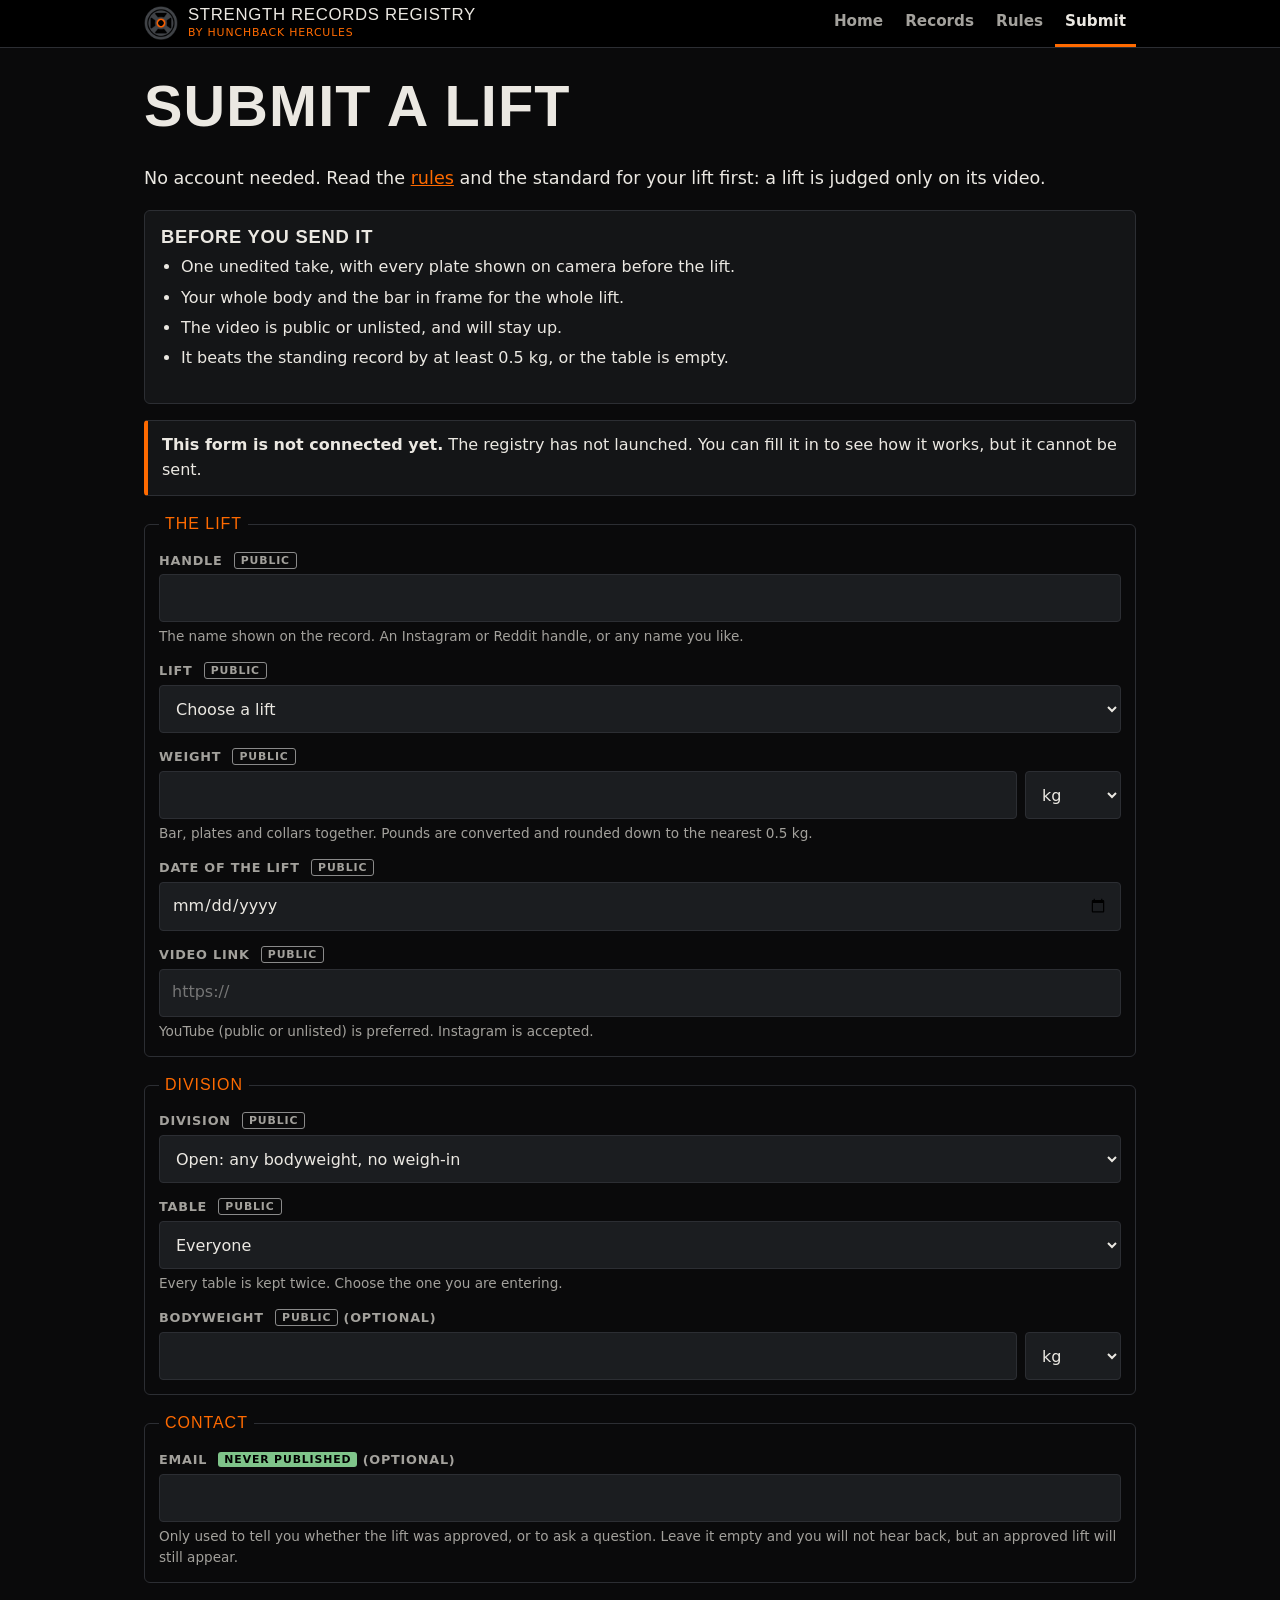
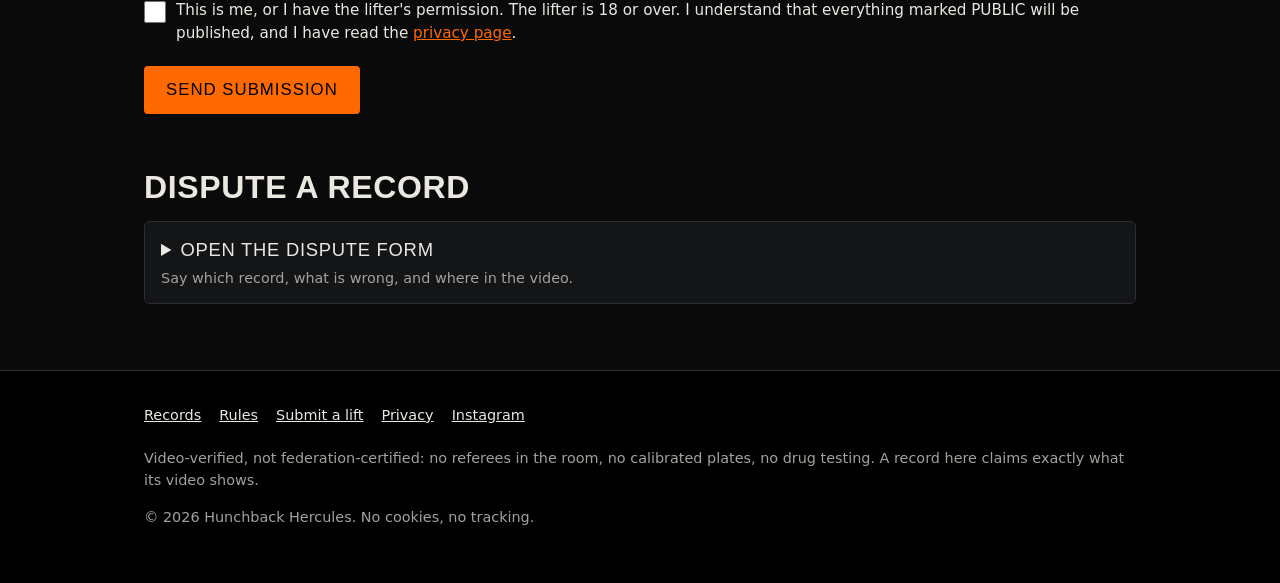
<file: submit.html>
<!doctype html>
<html lang="en">
<head>
<meta charset="utf-8">
<meta name="viewport" content="width=device-width, initial-scale=1">
<title>Submit a lift | Strength Records Registry</title>
<meta name="description" content="Submit a lift to the Strength Records Registry. No account needed: a handle, the lift, the weight and a link to your unedited video.">
<meta name="theme-color" content="#0a0a0b">
<meta property="og:type" content="website">
<meta property="og:site_name" content="Strength Records Registry">
<meta property="og:title" content="Submit a lift | Strength Records Registry">
<meta property="og:description" content="Submit a lift to the Strength Records Registry. No account needed: a handle, the lift, the weight and a link to your unedited video.">
<meta property="og:url" content="https://tribbles69.github.io/strength-records/submit.html">
<meta property="og:image" content="https://tribbles69.github.io/strength-records/assets/img/share.jpg">
<meta property="og:image:width" content="1200">
<meta property="og:image:height" content="630">
<meta name="twitter:card" content="summary_large_image">
<link rel="icon" type="image/png" sizes="32x32" href="assets/img/favicon-32.png">
<link rel="icon" type="image/png" sizes="192x192" href="assets/img/icon-192.png">
<link rel="apple-touch-icon" href="assets/img/apple-touch-icon.png">
<link rel="manifest" href="site.webmanifest">
<link rel="stylesheet" href="assets/css/site.css">
</head>
<body data-page="submit">
<a class="skip" href="#main">Skip to content</a>
<header class="site-header">
  <div class="wrap">
    <a class="brand" href="index.html">
      <img src="assets/img/icon-192.png" alt="" width="34" height="34">
      <span>Strength Records Registry<small>by Hunchback Hercules</small></span>
    </a>
    <nav class="nav" aria-label="Main">
      <a href="index.html">Home</a>
      <a href="records.html">Records</a>
      <a href="rules.html">Rules</a>
      <a href="submit.html" aria-current="page">Submit</a>
    </nav>
  </div>
</header>
<main id="main">
<div class="wrap">
  <h1>Submit a lift</h1>
  <p class="lede">No account needed. Read the <a href="rules.html">rules</a> and the standard for your lift first: a lift is judged only on its video.</p>
  <div class="card">
    <h3>Before you send it</h3>
    <ul>
      <li>One unedited take, with every plate shown on camera before the lift.</li>
      <li>Your whole body and the bar in frame for the whole lift.</li>
      <li>The video is public or unlisted, and will stay up.</li>
      <li>It beats the standing record by at least 0.5 kg, or the table is empty.</li>
    </ul>
  </div>

  <div id="submit-status"></div>
  <noscript><div class="notice"><p>This form needs JavaScript to send.</p></div></noscript>

  <form class="form" id="submit-form" method="post" novalidate>
    <fieldset>
      <legend>The lift</legend>
      <div class="field">
        <label for="s-handle">Handle <span class="public-tag">PUBLIC</span></label>
        <input type="text" id="s-handle" name="handle" maxlength="40" required autocomplete="off" autocapitalize="none" spellcheck="false">
        <p class="hint">The name shown on the record. An Instagram or Reddit handle, or any name you like.</p>
      </div>
      <div class="field">
        <label for="s-lift">Lift <span class="public-tag">PUBLIC</span></label>
        <select id="s-lift" name="lift" required><option value="">Choose a lift</option></select>
      </div>
      <div class="field">
        <label for="s-weight">Weight <span class="public-tag">PUBLIC</span></label>
        <div class="pair">
          <input type="number" id="s-weight" name="weight" min="1" max="3000" step="0.01" inputmode="decimal" required>
          <select name="weight_unit" aria-label="Weight unit"><option value="kg">kg</option><option value="lb">lb</option></select>
        </div>
        <p class="hint">Bar, plates and collars together. Pounds are converted and rounded down to the nearest 0.5 kg.</p>
      </div>
      <div class="field">
        <label for="s-date">Date of the lift <span class="public-tag">PUBLIC</span></label>
        <input type="date" id="s-date" name="date" required>
      </div>
      <div class="field">
        <label for="s-video">Video link <span class="public-tag">PUBLIC</span></label>
        <input type="url" id="s-video" name="video" placeholder="https://" required inputmode="url" autocapitalize="none" spellcheck="false">
        <p class="hint">YouTube (public or unlisted) is preferred. Instagram is accepted.</p>
      </div>
    </fieldset>

    <fieldset>
      <legend>Division</legend>
      <div class="field">
        <label for="s-division">Division <span class="public-tag">PUBLIC</span></label>
        <select id="s-division" name="division" required>
          <option value="open">Open: any bodyweight, no weigh-in</option>
          <option value="bodyweight">Bodyweight class: weigh-in on video</option>
          <option value="adaptive">Adaptive / para</option>
        </select>
      </div>
      <div class="field">
        <label for="s-group">Table <span class="public-tag">PUBLIC</span></label>
        <select id="s-group" name="group" required>
          <option value="all">Everyone</option>
          <option value="women">Women</option>
        </select>
        <p class="hint">Every table is kept twice. Choose the one you are entering.</p>
      </div>
      <div class="field">
        <label for="s-bw">Bodyweight <span class="public-tag">PUBLIC</span> <span id="bw-optional" class="muted">(optional)</span></label>
        <div class="pair">
          <input type="number" id="s-bw" name="bodyweight" min="20" max="900" step="0.1" inputmode="decimal">
          <select name="bodyweight_unit" aria-label="Bodyweight unit"><option value="kg">kg</option><option value="lb">lb</option></select>
        </div>
      </div>
      <div id="weighin-fields" hidden>
        <div class="field">
          <label for="s-weighin">Weigh-in</label>
          <select id="s-weighin" name="weighin">
            <option value="same-take">In the same video as the lift</option>
            <option value="same-day">A separate video, filmed the same day</option>
          </select>
          <p class="hint">Show the scale at zero, then reading a marked plate, then step on.</p>
        </div>
        <div class="field" id="weighin-video-field" hidden>
          <label for="s-weighin-video">Weigh-in video link <span class="public-tag">PUBLIC</span></label>
          <input type="url" id="s-weighin-video" name="weighin_video" placeholder="https://" inputmode="url" autocapitalize="none" spellcheck="false">
        </div>
      </div>
      <div id="adaptive-fields" hidden>
        <div class="field">
          <label for="s-cat">Adaptive category <span class="public-tag">PUBLIC</span></label>
          <select id="s-cat" name="adaptive_category"><option value="">Choose a category</option></select>
        </div>
        <div class="field">
          <label for="s-desc">Your adaptation, in your own words <span class="public-tag">PUBLIC</span></label>
          <textarea id="s-desc" name="adaptive_description" maxlength="240"></textarea>
          <p class="hint">One or two sentences, shown on the record. For example: "Left below-elbow amputee, lifting with a hook attachment." Say as much or as little as you want. This is information about your health or disability, and it is published only because you choose to give it.</p>
        </div>
      </div>
    </fieldset>

    <fieldset>
      <legend>Contact</legend>
      <div class="field">
        <label for="s-email">Email <span class="private-tag">NEVER PUBLISHED</span> <span class="muted">(optional)</span></label>
        <input type="email" id="s-email" name="email" autocomplete="email" inputmode="email" autocapitalize="none">
        <p class="hint">Only used to tell you whether the lift was approved, or to ask a question. Leave it empty and you will not hear back, but an approved lift will still appear.</p>
      </div>
    </fieldset>

    <label class="check"><input type="checkbox" name="confirm" value="yes" required> <span>This is me, or I have the lifter's permission. The lifter is 18 or over. I understand that everything marked PUBLIC will be published, and I have read the <a href="privacy.html">privacy page</a>.</span></label>

    <div class="hp" aria-hidden="true"><label>Leave this empty <input type="text" name="_gotcha" tabindex="-1" autocomplete="off"></label></div>
    <input type="hidden" name="approval_block" value="">
    <input type="hidden" name="_subject" value="Record submission">
    <div><button type="submit" class="btn">Send submission</button></div>
  </form>

  <h2>Dispute a record</h2>
  <details class="standard" id="dispute">
    <summary>Open the dispute form<span>Say which record, what is wrong, and where in the video.</span></summary>
    <div class="body">
      <p>Valid grounds are listed in the <a href="rules.html#history">rules</a>. The record shows "under review" while it is checked.</p>
      <div id="dispute-status"></div>
      <form class="form" id="dispute-form" method="post" novalidate>
        <div class="field">
          <label for="d-record">Which record</label>
          <input type="text" id="d-record" name="record" list="dispute-record-list" required autocomplete="off" autocapitalize="none" spellcheck="false">
          <datalist id="dispute-record-list"></datalist>
          <p class="hint">Paste the record's page address, or its id.</p>
        </div>
        <div class="field">
          <label for="d-what">What is wrong</label>
          <textarea id="d-what" name="what_is_wrong" maxlength="1000" required></textarea>
        </div>
        <div class="field">
          <label for="d-when">Where in the video</label>
          <input type="text" id="d-when" name="timestamp" placeholder="For example 0:42" maxlength="40" required>
        </div>
        <div class="field">
          <label for="d-email">Email <span class="private-tag">NEVER PUBLISHED</span> <span class="muted">(optional)</span></label>
          <input type="email" id="d-email" name="email" autocomplete="email" inputmode="email" autocapitalize="none">
        </div>
        <div class="hp" aria-hidden="true"><label>Leave this empty <input type="text" name="_gotcha" tabindex="-1" autocomplete="off"></label></div>
        <input type="hidden" name="_subject" value="Record dispute">
        <div><button type="submit" class="btn ghost">Send dispute</button></div>
      </form>
    </div>
  </details>
</div>
</main>
<footer class="site-footer">
  <div class="wrap">
    <nav aria-label="Footer">
      <a href="records.html">Records</a>
      <a href="rules.html">Rules</a>
      <a href="submit.html">Submit a lift</a>
      <a href="privacy.html">Privacy</a>
      <a href="https://www.instagram.com/hunchback_hercules/" rel="noopener noreferrer">Instagram</a>
    </nav>
    <p>Video-verified, not federation-certified: no referees in the room, no calibrated plates, no drug testing. A record here claims exactly what its video shows.</p>
    <p>&copy; <span id="year">2026</span> Hunchback Hercules. No cookies, no tracking.</p>
  </div>
</footer>
<script src="assets/js/config.js"></script>
<script src="assets/js/site.js"></script>
</body>
</html>
</file>
<file: assets/css/site.css>
/* Strength Records Registry. Mobile first: base styles are for a phone, wider screens are added below. */
:root {
  --bg: #0a0a0b;
  --panel: #141517;
  --panel-2: #1b1d20;
  --line: #2c2e33;
  --text: #ebe8e2;
  --muted: #a3a19c;
  --iron: #8a8a8a;
  --ember: #ff6a00;
  --ember-dark: #c44f00;
  --ok: #7fc48a;
  --warn: #f0b429;
  --bad: #ef6b5e;
  --display: Impact, "HelveticaNeue-CondensedBlack", "AvenirNextCondensed-Heavy", "Arial Narrow Bold", "Franklin Gothic Bold", "sans-serif-condensed", sans-serif;
  --body: system-ui, -apple-system, "Segoe UI", Roboto, "Helvetica Neue", Arial, sans-serif;
  --gutter: 16px;
  --max: 1040px;
}

* { box-sizing: border-box; }
html { -webkit-text-size-adjust: 100%; }
body {
  margin: 0;
  background: var(--bg);
  color: var(--text);
  font: 16px/1.55 var(--body);
  overflow-wrap: anywhere;
}
img { max-width: 100%; height: auto; display: block; }
a { color: var(--ember); }
a:hover { color: #ff8a33; }
:focus-visible { outline: 3px solid var(--ember); outline-offset: 2px; }

h1, h2, h3 {
  font-family: var(--display);
  font-weight: 700;
  text-transform: uppercase;
  letter-spacing: 0.02em;
  line-height: 1.05;
  margin: 0 0 0.5em;
}
h1 { font-size: clamp(2rem, 9vw, 3.6rem); }
h2 { font-size: clamp(1.45rem, 6vw, 2rem); margin-top: 1.8em; }
h3 { font-size: 1.15rem; margin-top: 1.4em; letter-spacing: 0.04em; }
p, ul, ol { margin: 0 0 1em; }
ul, ol { padding-left: 1.25em; }
li { margin-bottom: 0.35em; }
.lede { font-size: 1.1rem; color: var(--text); }
.muted { color: var(--muted); }
.small { font-size: 0.875rem; }

.wrap { max-width: var(--max); margin: 0 auto; padding: 0 var(--gutter); }
main { padding-bottom: 56px; }
main > .wrap > h1:first-child { margin-top: 28px; }

.skip { position: absolute; left: -999px; top: 0; background: var(--ember); color: #000; padding: 8px 12px; z-index: 10; }
.skip:focus { left: 8px; top: 8px; }

/* Header */
.site-header { border-bottom: 1px solid var(--line); background: #000; }
.site-header .wrap { display: flex; flex-wrap: wrap; align-items: center; gap: 4px 16px; padding-top: 10px; padding-bottom: 6px; }
.brand { display: flex; align-items: center; gap: 10px; color: var(--text); text-decoration: none; font-family: var(--display); text-transform: uppercase; font-size: 1.05rem; letter-spacing: 0.04em; line-height: 1; }
.brand img { width: 34px; height: 34px; border-radius: 6px; }
.brand small { display: block; font-family: var(--body); font-size: 0.68rem; letter-spacing: 0.08em; color: var(--ember); margin-top: 4px; }
.nav { display: flex; flex-wrap: wrap; gap: 0 2px; margin-left: -10px; width: 100%; }
.nav a { color: var(--muted); text-decoration: none; padding: 10px; font-weight: 600; font-size: 0.95rem; min-height: 44px; display: inline-flex; align-items: center; border-bottom: 3px solid transparent; }
.nav a:hover { color: var(--text); }
.nav a[aria-current="page"] { color: var(--text); border-bottom-color: var(--ember); }

/* Hero */
.hero { position: relative; background: #000 url("../img/hero.jpg") center top / cover no-repeat; border-bottom: 1px solid var(--line); }
.hero::after { content: ""; position: absolute; inset: 0; background: linear-gradient(180deg, rgba(0,0,0,0.05) 0%, rgba(0,0,0,0.55) 45%, #000 92%); }
.hero .wrap { position: relative; z-index: 1; padding-top: 42vw; padding-bottom: 28px; }
.hero h1 { margin-bottom: 0.25em; text-shadow: 0 2px 18px #000; }
.hero .tag { font-family: var(--display); text-transform: uppercase; color: var(--ember); letter-spacing: 0.08em; font-size: 1.05rem; margin-bottom: 0.8em; }
.hero p { max-width: 36em; }

.btns { display: flex; flex-wrap: wrap; gap: 10px; margin: 18px 0 0; }
.btn { display: inline-flex; align-items: center; justify-content: center; min-height: 48px; padding: 10px 20px; border-radius: 4px; border: 2px solid var(--ember); background: var(--ember); color: #000; font-family: var(--display); text-transform: uppercase; letter-spacing: 0.06em; font-size: 1.05rem; text-decoration: none; cursor: pointer; }
.btn:hover { background: #ff8a33; border-color: #ff8a33; color: #000; }
.btn.ghost { background: transparent; color: var(--text); border-color: var(--iron); }
.btn.ghost:hover { border-color: var(--text); color: var(--text); background: transparent; }
.btn[disabled] { opacity: 0.5; cursor: not-allowed; }

/* Cards and grids */
.grid { display: grid; gap: 12px; grid-template-columns: 1fr; }
.card { background: var(--panel); border: 1px solid var(--line); border-radius: 6px; padding: 16px; }
.card h3 { margin-top: 0; }
.card p:last-child { margin-bottom: 0; }
a.card { display: block; color: inherit; text-decoration: none; }
a.card:hover { border-color: var(--ember); }
a.card.division { display: grid; grid-template-columns: 72px 1fr; gap: 14px; align-items: center; }
.division img { width: 72px; height: 72px; border-radius: 50%; }
.steps { counter-reset: step; list-style: none; padding: 0; }
.steps li { counter-increment: step; position: relative; padding: 14px 16px 14px 62px; background: var(--panel); border: 1px solid var(--line); border-radius: 6px; margin-bottom: 10px; }
.steps li::before { content: counter(step); position: absolute; left: 16px; top: 10px; font-family: var(--display); font-size: 2rem; color: var(--ember); line-height: 1.2; }
.lift-list { list-style: none; padding: 0; display: grid; gap: 8px; grid-template-columns: 1fr; }
.lift-list a { display: block; padding: 12px 14px; background: var(--panel); border: 1px solid var(--line); border-left: 4px solid var(--iron); border-radius: 4px; color: var(--text); text-decoration: none; }
.lift-list a:hover { border-left-color: var(--ember); }
.lift-list strong { display: block; font-family: var(--display); text-transform: uppercase; letter-spacing: 0.04em; font-weight: 400; font-size: 1.1rem; }
.lift-list span { color: var(--muted); font-size: 0.9rem; }

/* Notices and badges */
.notice { border: 1px solid var(--line); border-left: 4px solid var(--ember); background: var(--panel); padding: 12px 14px; border-radius: 4px; margin: 16px 0; }
.notice.example { border-left-color: var(--warn); }
.notice.error { border-left-color: var(--bad); }
.notice.ok { border-left-color: var(--ok); }
.notice p:last-child { margin-bottom: 0; }
.badge { display: inline-block; padding: 2px 8px; border-radius: 3px; font-size: 0.72rem; font-weight: 700; letter-spacing: 0.08em; text-transform: uppercase; border: 1px solid var(--iron); color: var(--text); white-space: nowrap; vertical-align: middle; }
.badge.current { background: var(--ember); border-color: var(--ember); color: #000; }
.badge.example { background: var(--warn); border-color: var(--warn); color: #000; }
.badge.review { border-color: var(--warn); color: var(--warn); }
.badge.removed { border-color: var(--bad); color: var(--bad); }
.badge.past { color: var(--muted); }

/* Filters */
.filters { display: grid; gap: 10px; grid-template-columns: 1fr 1fr; margin: 16px 0; }
.filters .wide { grid-column: 1 / -1; }
label, .label { display: block; font-size: 0.8rem; font-weight: 700; letter-spacing: 0.06em; text-transform: uppercase; color: var(--muted); margin-bottom: 4px; }
input[type="text"], input[type="search"], input[type="number"], input[type="date"], input[type="url"], input[type="email"], select, textarea {
  width: 100%; min-height: 48px; padding: 10px 12px; background: var(--panel-2); color: var(--text); border: 1px solid var(--line); border-radius: 4px; font: inherit; font-size: 16px;
}
textarea { min-height: 96px; resize: vertical; }
input:focus, select:focus, textarea:focus { border-color: var(--ember); outline: none; }
.check { display: flex; gap: 10px; align-items: flex-start; font-size: 0.95rem; font-weight: 400; letter-spacing: 0; text-transform: none; color: var(--text); min-height: 44px; }
.check input { width: 22px; height: 22px; margin: 2px 0 0; flex: none; accent-color: var(--ember); }

/* Records table: cards on a phone, a real table from 720px */
.records { width: 100%; border-collapse: collapse; }
.records thead { position: absolute; left: -9999px; }
.records tr { display: grid; grid-template-columns: 1fr auto; gap: 2px 12px; background: var(--panel); border: 1px solid var(--line); border-radius: 6px; padding: 12px 14px; margin-bottom: 10px; }
.records tr.is-current { border-left: 4px solid var(--ember); }
.records td { display: block; padding: 0; }
.records .c-weight { grid-column: 2; grid-row: 1 / span 2; text-align: right; font-family: var(--display); font-size: 1.9rem; line-height: 1; }
.records .c-weight small { display: block; font-family: var(--body); font-size: 0.78rem; color: var(--muted); margin-top: 4px; }
.records .c-lift { grid-column: 1; font-family: var(--display); text-transform: uppercase; letter-spacing: 0.04em; font-size: 1.1rem; }
.records .c-lift a { color: var(--text); text-decoration: none; }
.records .c-lift a:hover { color: var(--ember); }
.records .c-holder { grid-column: 1; }
.records .c-table, .records .c-date { grid-column: 1 / -1; color: var(--muted); font-size: 0.88rem; }
.records .c-status { grid-column: 1 / -1; margin-top: 6px; display: flex; flex-wrap: wrap; gap: 6px; }
.count { color: var(--muted); font-size: 0.9rem; margin: 0 0 10px; }

/* Record page */
.record-head { margin-top: 24px; }
.record-head .weight { font-family: var(--display); font-size: clamp(3.2rem, 18vw, 6rem); line-height: 0.95; color: var(--text); }
.record-head .weight small { font-family: var(--body); font-size: 1rem; color: var(--muted); display: block; margin-top: 6px; }
.record-head h1 { font-size: clamp(1.5rem, 7vw, 2.4rem); margin: 10px 0 6px; }
.facts { display: grid; grid-template-columns: auto 1fr; gap: 6px 16px; margin: 16px 0; }
.facts dt { color: var(--muted); font-size: 0.8rem; font-weight: 700; letter-spacing: 0.06em; text-transform: uppercase; padding-top: 3px; }
.facts dd { margin: 0; }
.video { position: relative; aspect-ratio: 16 / 9; background: var(--panel); border: 1px solid var(--line); border-radius: 6px; overflow: hidden; display: grid; place-items: center; text-align: center; padding: 16px; margin: 16px 0; }
.video iframe { position: absolute; inset: 0; width: 100%; height: 100%; border: 0; }
.video p { margin: 10px 0 0; }
.history { list-style: none; padding: 0; }
.history li { display: grid; grid-template-columns: auto 1fr; gap: 2px 12px; padding: 10px 0; border-bottom: 1px solid var(--line); }
.history .w { font-family: var(--display); font-size: 1.3rem; min-width: 5.2em; }
.history .meta { color: var(--muted); font-size: 0.88rem; grid-column: 2; }

/* Rules */
.standard { background: var(--panel); border: 1px solid var(--line); border-radius: 6px; margin-bottom: 10px; }
.standard summary { cursor: pointer; padding: 14px 16px; font-family: var(--display); text-transform: uppercase; letter-spacing: 0.04em; font-size: 1.15rem; min-height: 48px; }
.standard summary span { display: block; font-family: var(--body); text-transform: none; letter-spacing: 0; font-size: 0.9rem; color: var(--muted); margin-top: 2px; }
.standard .body { padding: 0 16px 16px; }
.standard dl { margin: 0; }
.standard dt { color: var(--ember); font-size: 0.78rem; font-weight: 700; letter-spacing: 0.08em; text-transform: uppercase; margin-top: 12px; }
.standard dd { margin: 2px 0 0; }
.toc { list-style: none; padding: 0; display: flex; flex-wrap: wrap; gap: 8px; }
.toc a { display: inline-flex; align-items: center; min-height: 40px; padding: 6px 12px; border: 1px solid var(--line); border-radius: 999px; text-decoration: none; color: var(--text); font-size: 0.9rem; }
.toc a:hover { border-color: var(--ember); }

/* Forms */
.form { display: grid; gap: 16px; margin-top: 16px; }
.field .hint { color: var(--muted); font-size: 0.85rem; margin: 4px 0 0; }
.pair { display: grid; grid-template-columns: 1fr 96px; gap: 8px; }
fieldset { border: 1px solid var(--line); border-radius: 6px; padding: 14px; margin: 0; display: grid; gap: 14px; }
legend { font-family: var(--display); text-transform: uppercase; letter-spacing: 0.06em; padding: 0 6px; color: var(--ember); }
.public-tag, .private-tag { font-size: 0.68rem; font-weight: 700; letter-spacing: 0.08em; padding: 1px 6px; border-radius: 3px; margin-left: 6px; vertical-align: 1px; }
.public-tag { border: 1px solid var(--iron); color: var(--muted); }
.private-tag { background: var(--ok); color: #000; }
.hp { position: absolute; left: -9999px; width: 1px; height: 1px; overflow: hidden; }
[hidden] { display: none !important; }

/* Footer */
.site-footer { border-top: 1px solid var(--line); background: #000; padding: 24px 0 40px; color: var(--muted); font-size: 0.9rem; }
.site-footer a { color: var(--text); }
.site-footer nav { display: flex; flex-wrap: wrap; gap: 4px 18px; margin-bottom: 12px; }
.site-footer nav a { min-height: 40px; display: inline-flex; align-items: center; }

@media (min-width: 560px) {
  .grid.three { grid-template-columns: repeat(3, 1fr); }
  a.card.division { grid-template-columns: 1fr; }
  .lift-list { grid-template-columns: 1fr 1fr; }
  .filters { grid-template-columns: repeat(4, 1fr); }
  .hero .wrap { padding-top: 30vw; }
}

@media (min-width: 720px) {
  :root { --gutter: 24px; }
  .nav { width: auto; margin-left: auto; }
  .site-header .wrap { padding-bottom: 0; padding-top: 0; }
  .hero .wrap { padding-top: 220px; padding-bottom: 44px; }
  .lift-list { grid-template-columns: repeat(3, 1fr); }
  .form.two { grid-template-columns: 1fr 1fr; }
  .form.two .full { grid-column: 1 / -1; }

  .records thead { position: static; }
  .records tr { display: table-row; background: none; border: 0; border-radius: 0; }
  .records th { text-align: left; font-size: 0.75rem; letter-spacing: 0.08em; text-transform: uppercase; color: var(--muted); padding: 8px 12px; border-bottom: 2px solid var(--line); }
  .records td { display: table-cell; padding: 12px; border-bottom: 1px solid var(--line); vertical-align: middle; }
  .records tr.is-current td:first-child { box-shadow: inset 4px 0 0 var(--ember); }
  .records tr.is-current { border-left: 0; }
  .records .c-weight { text-align: left; font-size: 1.5rem; white-space: nowrap; }
  .records .c-weight small { display: inline; margin-left: 6px; }
  .records .c-table, .records .c-date { font-size: 0.92rem; }
  .records .c-status { margin-top: 0; display: table-cell; }
  .records .c-status .badge { margin: 2px 4px 2px 0; }
}

@media (prefers-reduced-motion: no-preference) {
  .btn, a.card, .lift-list a { transition: border-color 0.15s, background-color 0.15s; }
}
</file>
